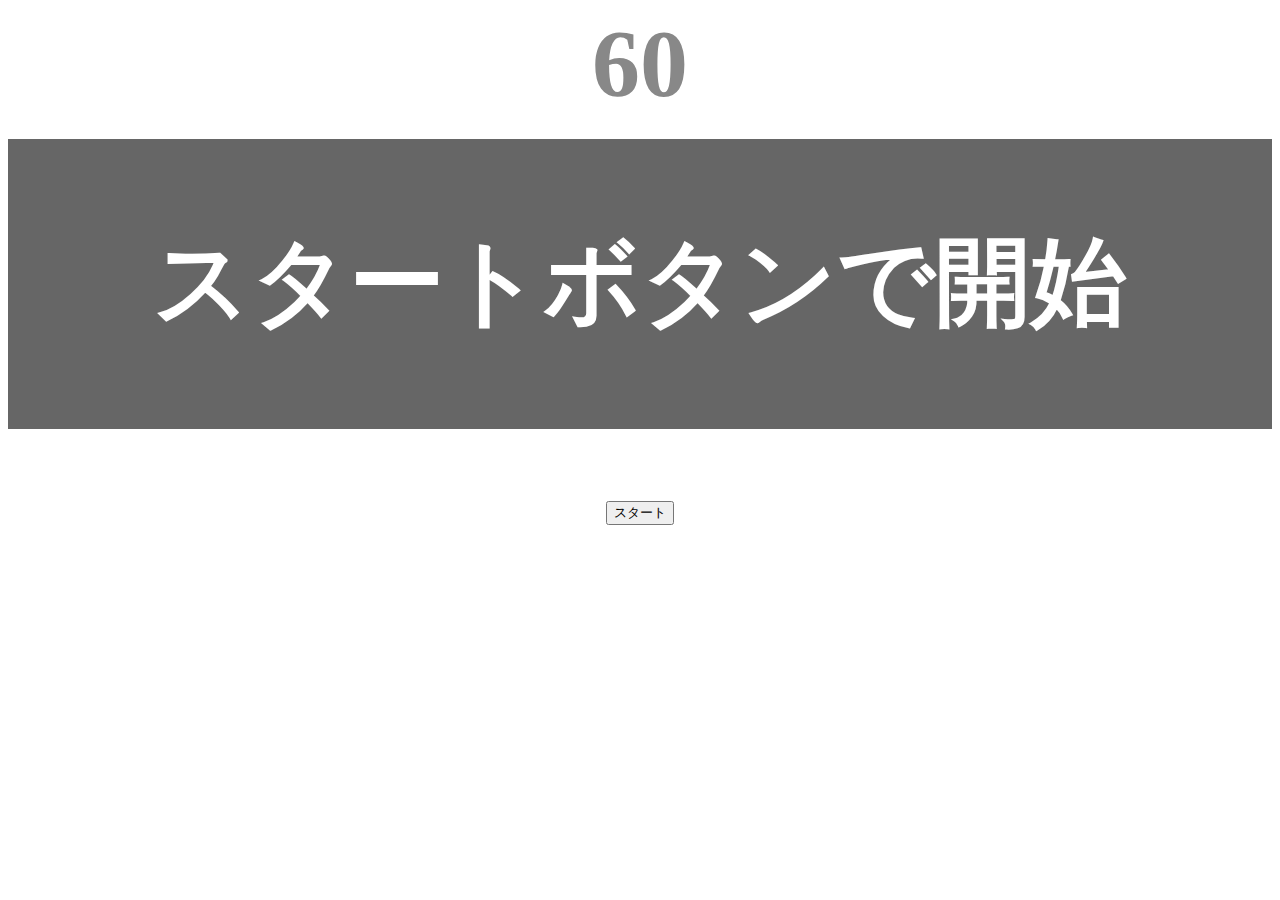
<file: kadai_001/index.html>
<!DOCTYPE html>
<html lang="ja">
<head>
  <title>タイピングゲーム</title>
  <meta charset="UTF-8">
  <meta name="description" content="【JavaScript応用編】簡易的なタイピングゲームです。">
  <meta name="viewport" content="width=device-width, initial-scale=1.0">
  <link rel="stylesheet" href="style.css">
</head>
<body>
    <p id="count" class="count">60</p>
    <div id="wrap" class="wrap">
        <span id="typed" class="typed"></span><span id="untyped"></span>
    </div>
    <button id="start">スタート</button>
    <p id="typescore" class="typescore">0</p>
    <script type="text/javascript" src="main.js"></script>
</body>
</html>
</file>
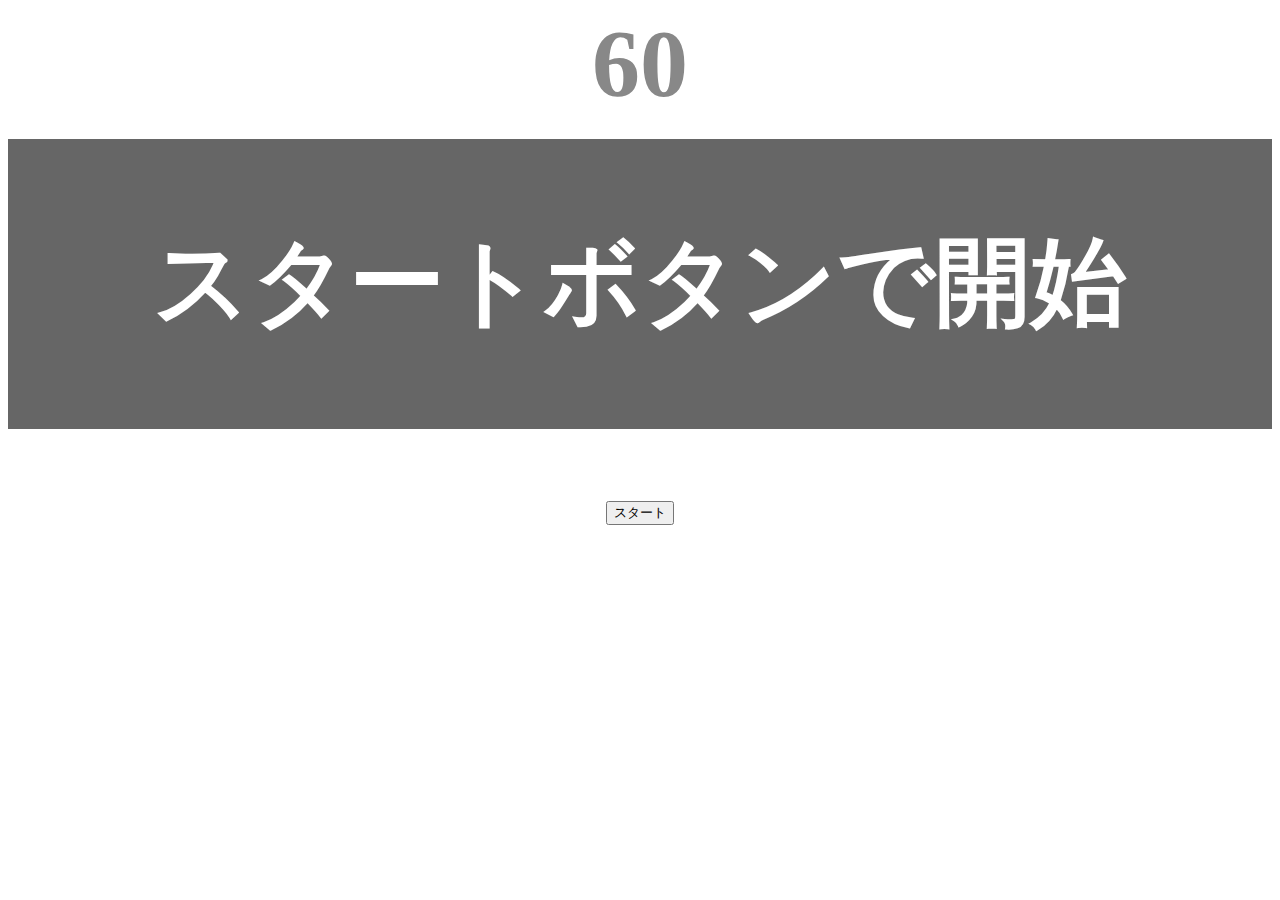
<file: kadai_002/index.html>
<!DOCTYPE html>
<html lang="ja">
<head>
  <title>タイピングゲーム</title>
  <meta charset="UTF-8">
  <meta name="description" content="【JavaScript応用編】簡易的なタイピングゲームです。">
  <meta name="viewport" content="width=device-width, initial-scale=1.0">
  <link rel="stylesheet" href="style.css">
</head>
<body>
    <p id="count" class="count">60</p>
    <div id="wrap" class="wrap">
        <span id="typed" class="typed"></span><span id="untyped"></span>
    </div>
    <button id="start">スタート</button>
    <script type="text/javascript" src="main.js"></script>
</body>
</html>
</file>
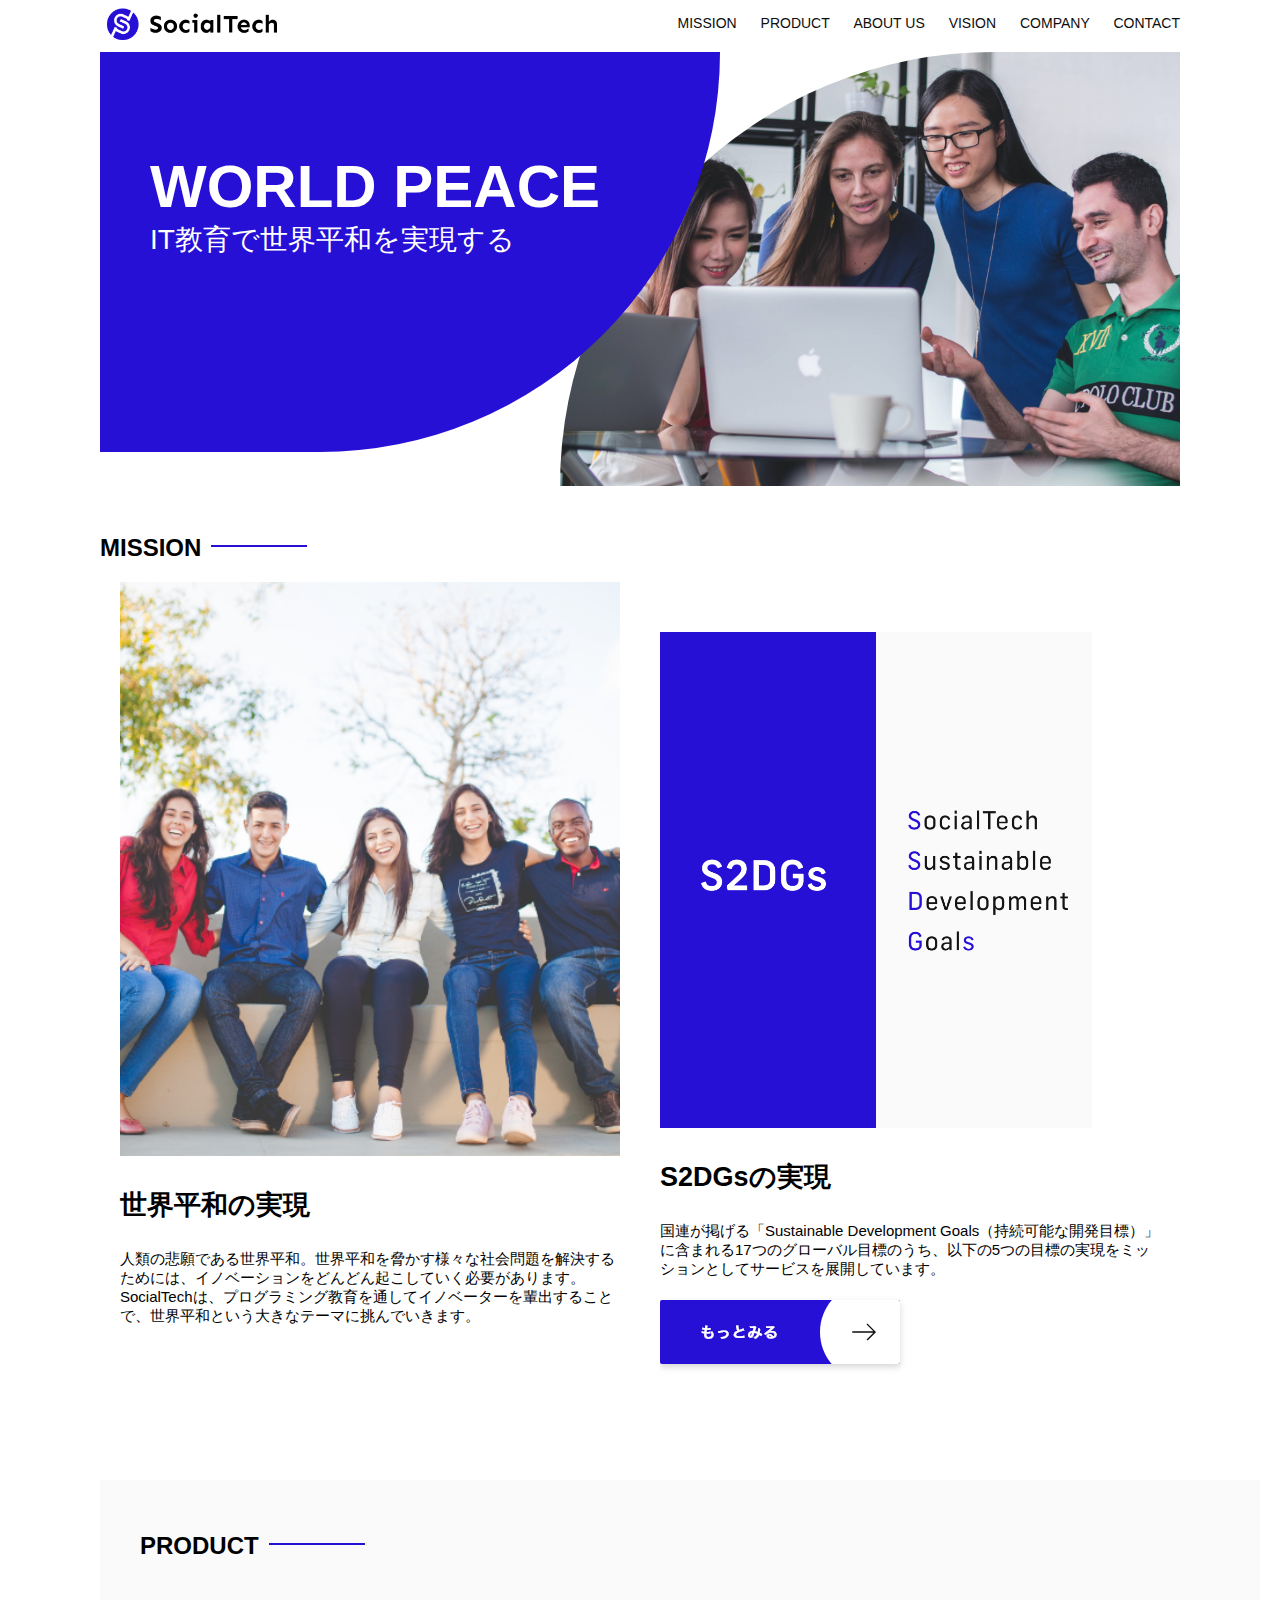
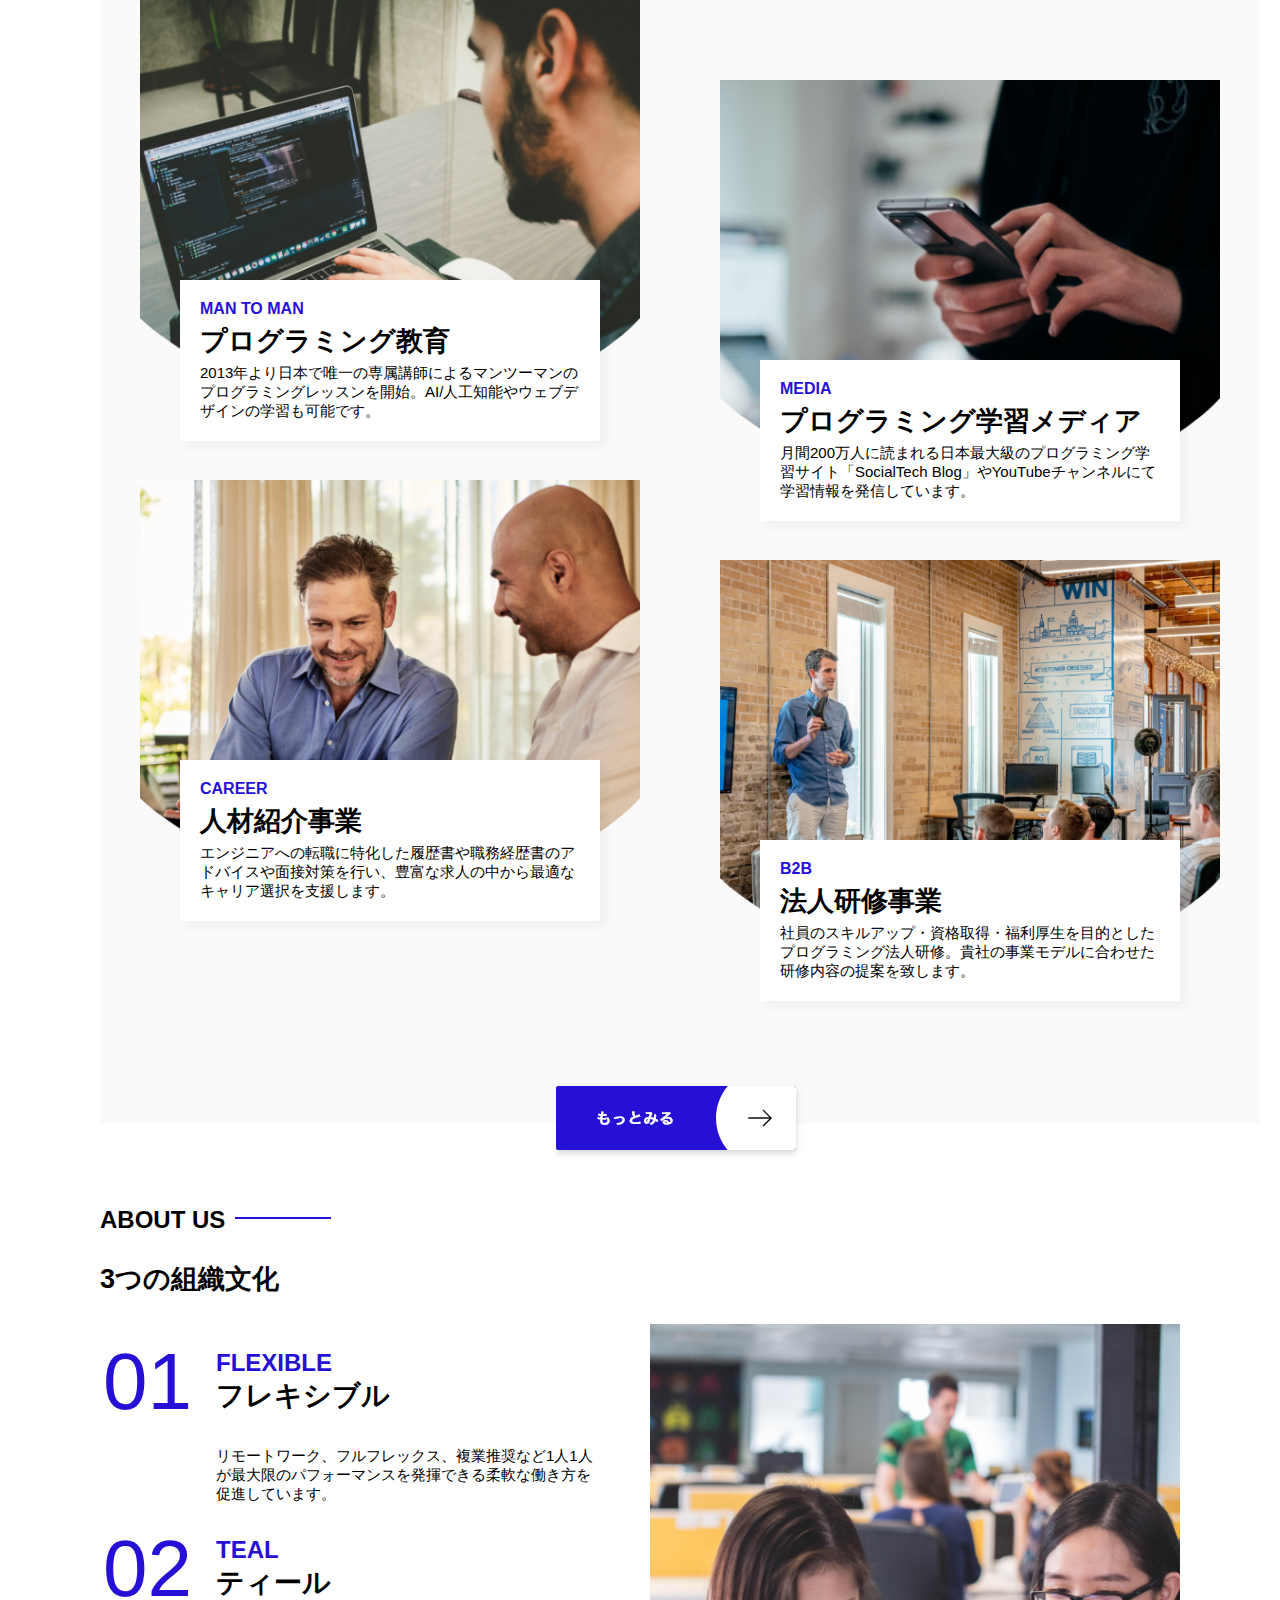
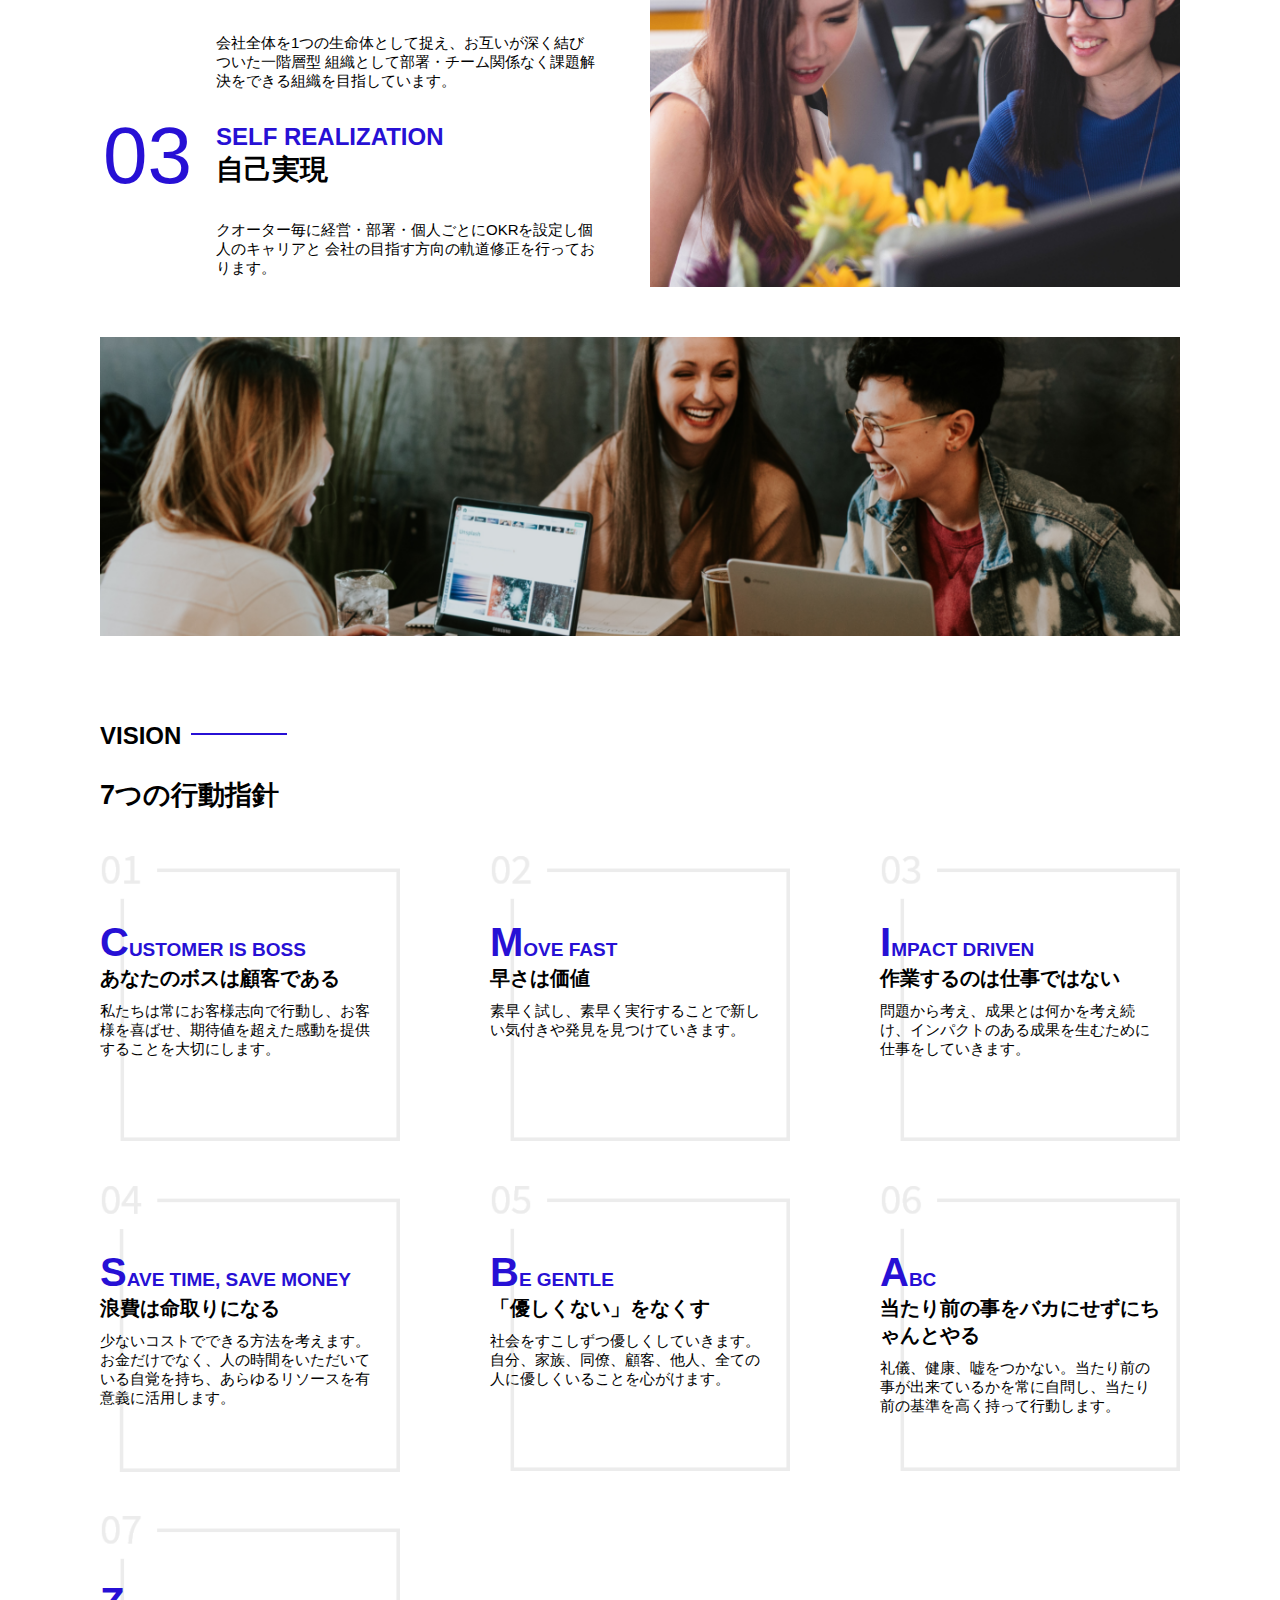
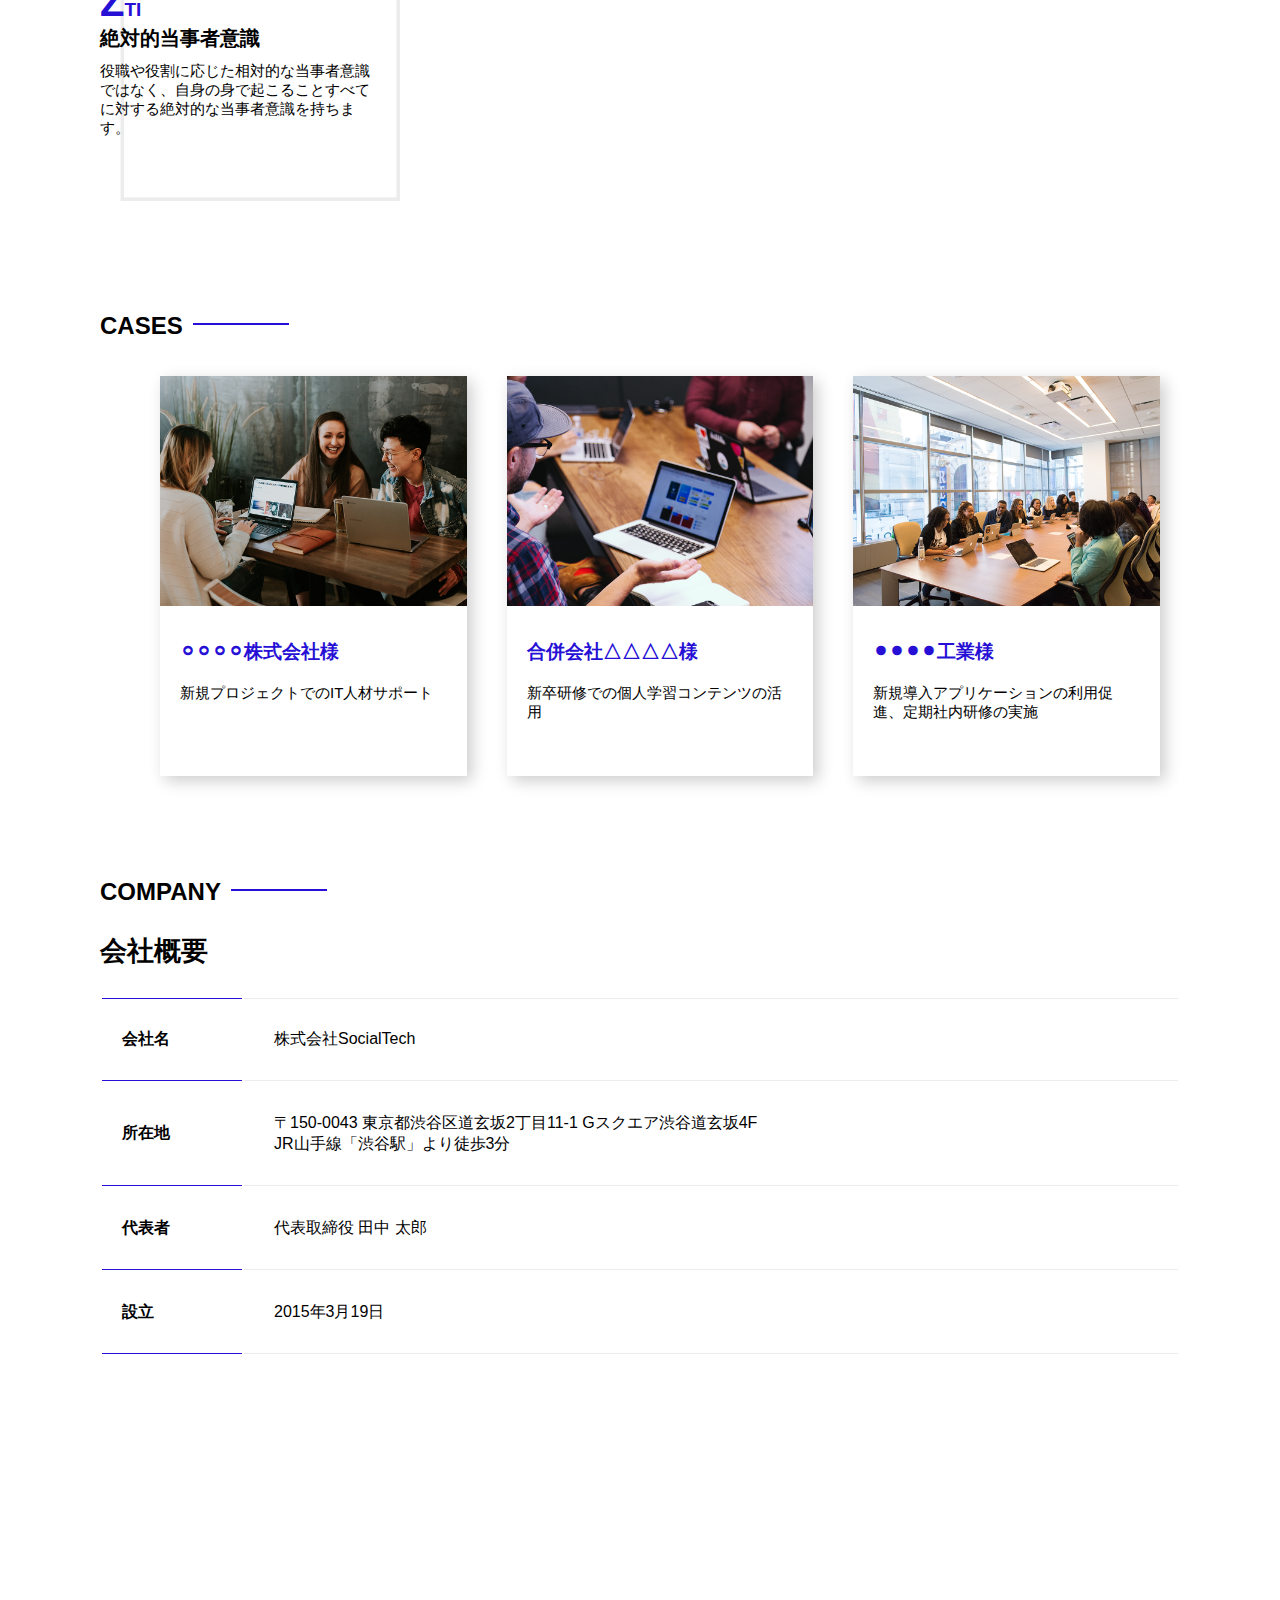
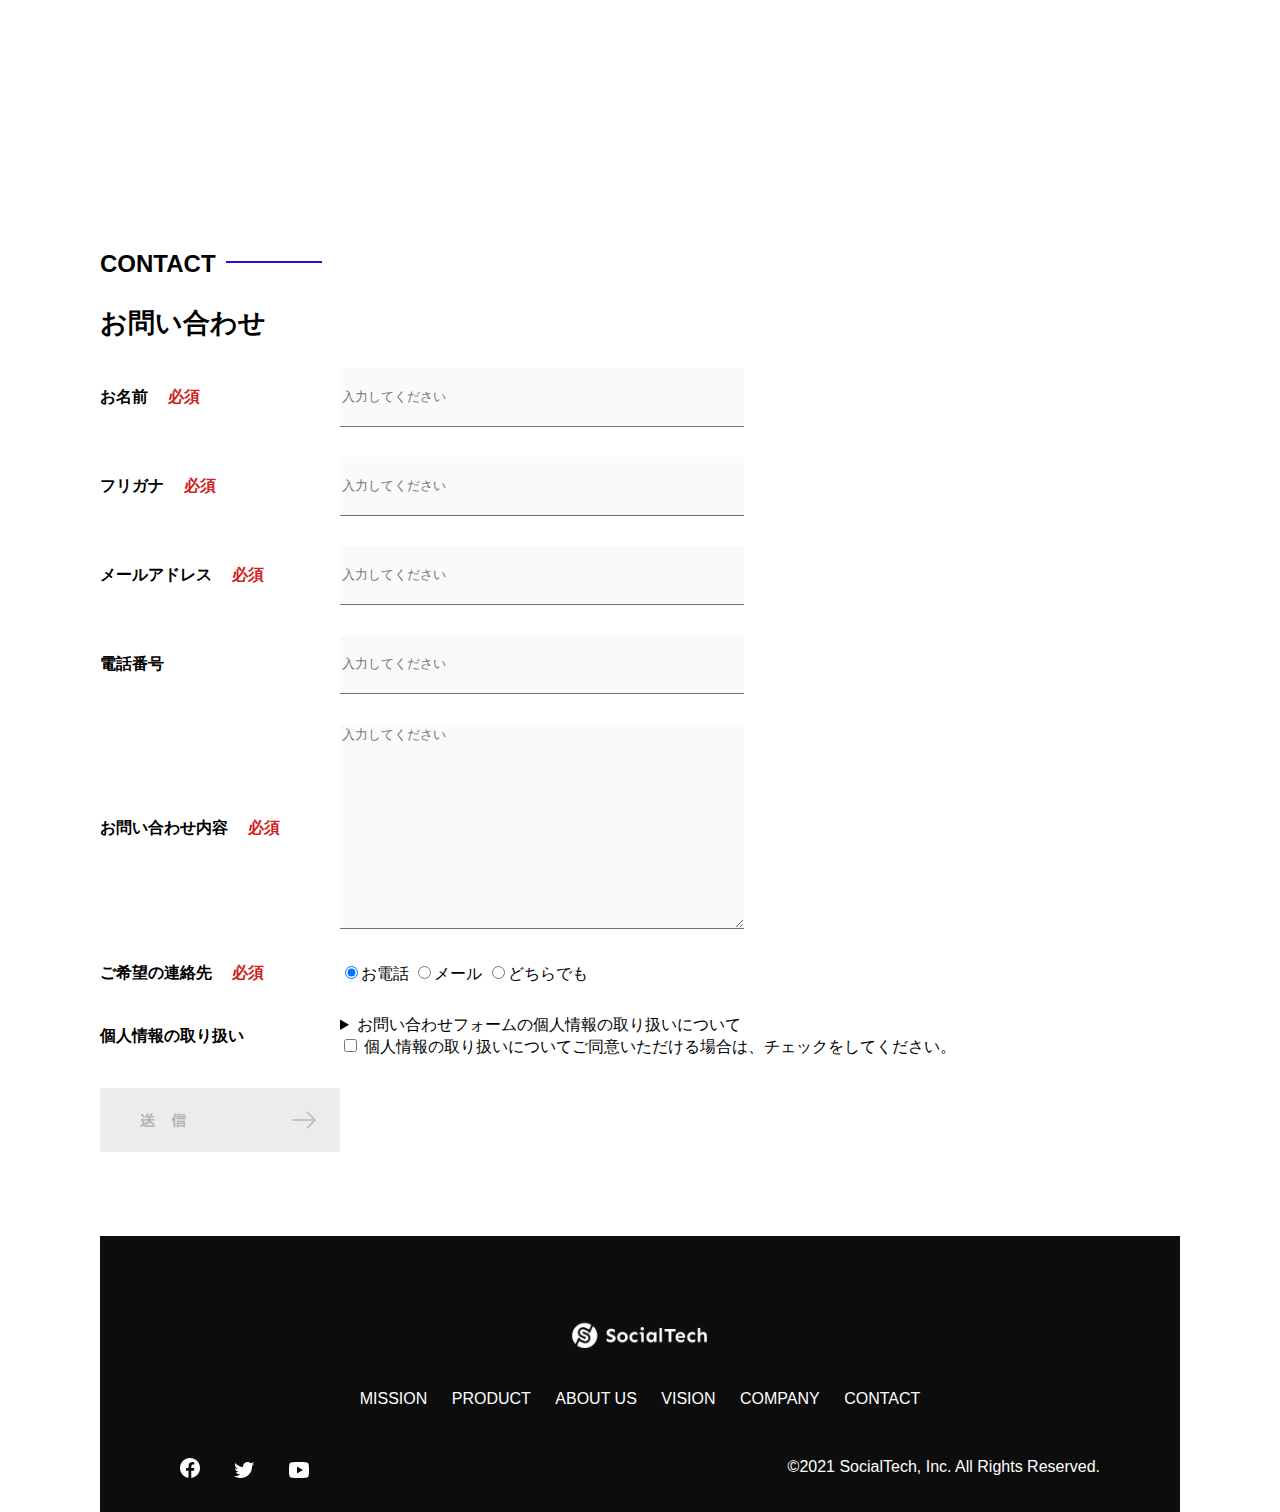
<file: kadai_012/index.html>
<!DOCTYPE html>
<html>
  <head>
    <title>SocialTech</title>
    <meta charset="UTF-8" />
    <meta
      name="description"
      content="SocialTechはEdTech業界のリーディングカンパニーを目指します。"
    />
    <meta name="viewport" content="width=device-width, initial-scale=1.0" />
    <link rel="stylesheet" href="style.css" />
  </head>
  <body>
    <!-- ヘッダー -->
    <header>
      <!-- ロゴ -->
      <a href="index.html" id="logo"
        ><img src="images/logo.png" alt="トップページに戻る"
      /></a>

      <!-- PC用ナビゲーション -->
      <nav id="nav-pc">
        <a href="mission.html">MISSION</a>
        <a href="product.html">PRODUCT</a>
        <a href="index.html#aboutus">ABOUT US</a>
        <a href="index.html#vision">VISION</a>
        <a href="index.html#company">COMPANY</a>
        <a href="index.html#contact">CONTACT</a>
      </nav>
    </header>
    <main>
      <article>
        <!-- メインビジュアル -->
        <section id="main-visual">
          <div id="main-message">
            <h1>WORLD PEACE</h1>
            <p>IT教育で世界平和を実現する</p>
          </div>
          <img
            src="images/index/index-main.png"
            alt="PCの周りに集まる多国籍の仲間たち"
          />
        </section>
        <!--ミッション-->
        <section id="mission">
          <h2 class="index-h2">MISSION</h2>
          <div id="mission-flex">
            <div>
              <img
                id="mission-photo"
                src="images/index/index-mission.png"
                alt="屋外のベンチで写真を撮影する多国籍の仲間たち"
              />
              <h3>世界平和の実現</h3>
              <p>
                人類の悲願である世界平和。世界平和を脅かす様々な社会問題を解決するためには、イノベーションをどんどん起こしていく必要があります。SocialTechは、プログラミング教育を通してイノベーターを輩出することで、世界平和という大きなテーマに挑んでいきます。
              </p>
            </div>
            <div>
              <img id="s2dgs" src="images/index/s2dgs.png" alt="S2DGs" />
              <h3>S2DGsの実現</h3>
              <p>
                国連が掲げる「Sustainable Development
                Goals（持続可能な開発目標）」に含まれる17つのグローバル目標のうち、以下の5つの目標の実現をミッションとしてサービスを展開しています。
              </p>
              <a href="mission.html">
                <img src="images/button-more.png" alt="もっとみる" />
              </a>
            </div>
          </div>
        </section>
        <!-- プロダクト -->
        <section id="product">
          <h2 class="index-h2">PRODUCT</h2>
          <div>
            <div id="product-left">
              <div>
                <img
                  class="product-photo"
                  src="images/index/index-mantoman.png"
                  alt="PCでコードを書く男性"
                />
                <div class="product-explain">
                  <span>MAN TO MAN</span>
                  <h3>プログラミング教育</h3>
                  <p>
                    2013年より日本で唯一の専属講師によるマンツーマンのプログラミングレッスンを開始。AI/人工知能やウェブデザインの学習も可能です。
                  </p>
                </div>
              </div>
              <div>
                <img
                  class="product-photo"
                  src="images/index/index-career.png"
                  alt="笑顔で話し合う2人の男性"
                />
                <div class="product-explain">
                  <span>CAREER</span>
                  <h3>人材紹介事業</h3>
                  <p>
                    エンジニアへの転職に特化した履歴書や職務経歴書のアドバイスや面接対策を行い、豊富な求人の中から最適なキャリア選択を支援します。
                  </p>
                </div>
              </div>
            </div>
            <div id="product-right">
              <div>
                <img
                  class="product-photo"
                  src="images/index/index-media.png"
                  alt="スマートフォンを操作する人"
                />
                <div class="product-explain">
                  <span>MEDIA</span>
                  <h3>プログラミング学習メディア</h3>
                  <p>
                    月間200万人に読まれる日本最大級のプログラミング学習サイト「SocialTech
                    Blog」やYouTubeチャンネルにて学習情報を発信しています。
                  </p>
                </div>
              </div>
              <div>
                <img
                  class="product-photo"
                  src="images/index/index-b2b.png"
                  alt="講演中の男性とそれを聴く人々"
                />
                <div class="product-explain">
                  <span>B2B</span>
                  <h3>法人研修事業</h3>
                  <p>
                    社員のスキルアップ・資格取得・福利厚生を目的としたプログラミング法人研修。貴社の事業モデルに合わせた研修内容の提案を致します。
                  </p>
                </div>
              </div>
            </div>
          </div>
          <div>
            <a id="product-more" href="product.html">
              <img src="images/button-more.png" alt="もっとみる" />
            </a>
          </div>
        </section>
        <!---ABOUT US-->
        <section id="aboutus">
          <h2 class="index-h2">ABOUT US</h2>
          <h3>3つの組織文化</h3>
          <div>
            <table class="culture-table">
              <tr>
                <td>
                  <span class="culture-num">01</span>
                </td>
                <td>
                  <span class="culture-en">FLEXIBLE</span>
                  <span class="culture-jp">フレキシブル</span>
                </td>
              </tr>
              <tr>
                <td>
                  <!--空のセル-->
                </td>
                <td>
                  <p class="culture-description">
                    リモートワーク、フルフレックス、複業推奨など1人1人が最大限のパフォーマンスを発揮できる柔軟な働き方を促進しています。
                  </p>
                </td>
              </tr>
              <tr>
                <td>
                  <span class="culture-num">02</span>
                </td>
                <td>
                  <span class="culture-en">TEAL</span>
                  <span class="culture-jp">ティール</span>
                </td>
              </tr>
              <tr>
                <td>
                  <!--空のセル-->
                </td>
                <td>
                  <p class="culture-description">
                    会社全体を1つの生命体として捉え、お互いが深く結びついた一階層型
                    組織として部署・チーム関係なく課題解決をできる組織を目指しています。
                  </p>
                </td>
              </tr>
              <tr>
                <td>
                  <span class="culture-num">03</span>
                </td>
                <td>
                  <span class="culture-en">SELF REALIZATION</span>
                  <span class="culture-jp">自己実現</span>
                </td>
              </tr>
              <tr>
                <td>
                  <!--空のセル-->
                </td>
                <td>
                  <p class="culture-description">
                    クオーター毎に経営・部署・個人ごとにOKRを設定し個人のキャリアと
                    会社の目指す方向の軌道修正を行っております。
                  </p>
                </td>
              </tr>
            </table>
            <img
              class="culture-img"
              src="images/index/index-aboutus1.png"
              alt="笑顔で話し合う2人の女性"
            />
          </div>
          <img
            class="culture-img2"
            src="images/index/index-aboutus2.png"
            alt="笑顔で話し合う3人の男女"
          />
        </section>
        <!-- VISION -->
        <section id="vision">
          <h2 class="index-h2">VISION</h2>
          <h3>7つの行動指針</h3>
          <div>
            <div class="vision-box">
              <img src="images/index/vision-01.png" alt="01" />
              <span>
                <h4>CUSTOMER IS BOSS</h4>
                <h5>あなたのボスは顧客である</h5>
                <p>
                  私たちは常にお客様志向で行動し、お客様を喜ばせ、期待値を超えた感動を提供することを大切にします。
                </p>
              </span>
            </div>
            <div class="vision-box">
              <img src="images/index/vision-02.png" alt="02" />
              <span>
                <h4>MOVE FAST</h4>
                <h5>早さは価値</h5>
                <p>
                  素早く試し、素早く実行することで新しい気付きや発見を見つけていきます。
                </p>
              </span>
            </div>
            <div class="vision-box">
              <img src="images/index/vision-03.png" alt="03" />
              <span>
                <h4>IMPACT DRIVEN</h4>
                <h5>作業するのは仕事ではない</h5>
                <p>
                  問題から考え、成果とは何かを考え続け、インパクトのある成果を生むために仕事をしていきます。
                </p>
              </span>
            </div>
            <div class="vision-box">
              <img src="images/index/vision-04.png" alt="04" />
              <span>
                <h4>SAVE TIME, SAVE MONEY</h4>
                <h5>浪費は命取りになる</h5>
                <p>
                  少ないコストでできる方法を考えます。お金だけでなく、人の時間をいただいている自覚を持ち、あらゆるリソースを有意義に活用します。
                </p>
              </span>
            </div>
            <div class="vision-box">
              <img src="images/index/vision-05.png" alt="05" />
              <span>
                <h4>BE GENTLE</h4>
                <h5>「優しくない」をなくす</h5>
                <p>
                  社会をすこしずつ優しくしていきます。自分、家族、同僚、顧客、他人、全ての人に優しくいることを心がけます。
                </p>
              </span>
            </div>
            <div class="vision-box">
              <img src="images/index/vision-06.png" alt="06" />
              <span>
                <h4>ABC</h4>
                <h5>当たり前の事をバカにせずにちゃんとやる</h5>
                <p>
                  礼儀、健康、嘘をつかない。当たり前の事が出来ているかを常に自問し、当たり前の基準を高く持って行動します。
                </p>
              </span>
            </div>
            <div class="vision-box">
              <img src="images/index/vision-07.png" alt="07" />
              <span>
                <h4>ZTI</h4>
                <h5>絶対的当事者意識</h5>
                <p>
                  役職や役割に応じた相対的な当事者意識ではなく、自身の身で起こることすべてに対する絶対的な当事者意識を持ちます。
                </p>
              </span>
            </div>
          </div>
        </section>
        <!-- CASES -->
        <section id="cases">
          <h2 class="index-h2">CASES</h2>
          <ul>
            <li class="case-card">
              <img class="case-img" src="images/index/case-1.png" alt="仲良く語り合う3人">
              <div class="case-info">
                <h3 class="case-name">⚪︎⚪︎⚪︎⚪︎株式会社様</h3>
                <p case-content>新規プロジェクトでのIT人材サポート</p>
              </div>
            </li>
            <li class="case-card">
              <img class="case-img" src="images/index/case-2.png" alt="PCでコンテンツを見る">
              <div class="case-info">
                <h3 class="case-name">合併会社△△△△様</h3>
                <p case-content>新卒研修での個人学習コンテンツの活用</p>
              </div>
            </li>
            <li class="case-card">
              <img class="case-img" src="images/index/case-3.png" alt="社内研修中の会議室">
              <div class="case-info">
                <h3 class="case-name">⚫︎⚫︎⚫︎⚫︎工業様</h3>
                <p case-content>新規導入アプリケーションの利用促進、定期社内研修の実施</p>
              </div>
            </li>
          </ul>
        </section>
        <!-- COMPANY -->
        <section id="company">
          <h2 class="index-h2">COMPANY</h2>
          <h3>会社概要</h3>
          <table id="company-table">
            <tr>
              <th class="tableheader-first">会社名</th>
              <td class="cell-first">株式会社SocialTech</td>
            </tr>
            <tr>
              <th class="tableheader">所在地</th>
              <td class="cell">
                〒150-0043 東京都渋谷区道玄坂2丁目11-1 Gスクエア渋谷道玄坂4F<br />JR山手線「渋谷駅」より徒歩3分
              </td>
            </tr>
            <tr>
              <th class="tableheader">代表者</th>
              <td class="cell">代表取締役 田中 太郎</td>
            </tr>
            <tr>
              <th class="tableheader">設立</th>
              <td class="cell">2015年3月19日</td>
            </tr>
          </table>
          <iframe
            src="https://www.google.com/maps/embed?pb=!1m18!1m12!1m3!1d3241.7759544892483!2d139.69399665123464!3d35.65789123876098!2m3!1f0!2f0!3f0!3m2!1i1024!2i768!4f13.1!3m3!1m2!1s0x60188caa0042e8d1%3A0xba130bea826a7aa2!2z44CSMTUwLTAwNDMg5p2x5Lqs6YO95riL6LC35Yy66YGT546E5Z2C77yS5LiB55uu77yR77yR4oiS77yR!5e0!3m2!1sja!2sjp!4v1636872991912!5m2!1sja!2sjp"
            style="border: 0"
            allowfullscreen=""
            loading="lazy"
          >
          </iframe>
        </section>
        <!-- お問い合わせフォーム -->
        <section id="contact">
          <h2 class="index-h2">CONTACT</h2>
          <h3>お問い合わせ</h3>
          <form>
            <div>
              <div class="contact-heading">
                <label class="contact-label"
                  >お名前<span class="contact-span">必須</span></label
                >
              </div>
              <div class="contact-form">
                <input
                  type="text"
                  name="name"
                  placeholder="入力してください"
                  class="contact-textbox"
                />
              </div>
            </div>
            <div>
              <div class="contact-heading">
                <label class="contact-label"
                  >フリガナ<span class="contact-span">必須</span></label
                >
              </div>
              <div>
                <input
                  type="text"
                  name="hurigana"
                  placeholder="入力してください"
                  class="contact-textbox"
                />
              </div>
            </div>
            <div>
              <div class="contact-heading">
                <label class="contact-label"
                  >メールアドレス<span class="contact-span">必須</span></label
                >
              </div>
              <div>
                <input
                  type="text"
                  name="email"
                  placeholder="入力してください"
                  class="contact-textbox"
                />
              </div>
            </div>
            <div>
              <div class="contact-heading">
                <label class="contact-label">電話番号</label>
              </div>
              <div>
                <input
                  type="text"
                  name="tel"
                  placeholder="入力してください"
                  class="contact-textbox"
                />
              </div>
            </div>
            <div>
              <div class="contact-heading">
                <label class="contact-label"
                  >お問い合わせ内容<span class="contact-span">必須</span></label
                >
              </div>
              <div>
                <textarea
                  class="contact-textarea"
                  placeholder="入力してください"
                  name="message"
                ></textarea>
              </div>
            </div>
            <div>
              <div class="contact-heading">
                <label class="contact-label"
                  >ご希望の連絡先<span class="contact-span">必須</span></label
                >
              </div>
              <div>
                <input
                  class="radiobutton"
                  type="radio"
                  value="tel"
                  name="contact"
                  checked
                /><label>お電話</label>
                <input
                  class="radiobutton"
                  type="radio"
                  value="mail"
                  name="contact"
                /><label>メール</label>
                <input
                  class="radiobutton"
                  type="radio"
                  value="both"
                  name="contact"
                /><label>どちらでも</label>
              </div>
            </div>
            <div>
              <div class="contact-heading">
                <label class="contact-label">個人情報の取り扱い</label>
              </div>
              <div>
                <details>
                  <summary>
                    お問い合わせフォームの個人情報の取り扱いについて
                  </summary>
                  <div>
                    <span>１．組織の名称又は氏名</span><br />
                    株式会社SocialTech<br /><br />
                    <span
                      >２．個人情報保護管理者（若しくはその代理人）の氏名又は職名、所属及び連絡先
                      鈴木 一郎 コーポレート部</span
                    ><br />
                    メールアドレス：support@socialtech.net<br />
                    TEL：03-xxxx-xxxx<br />
                    <span>３．個人情報の利用目的</span><br />
                    ・本サービス及び本サービスに関連する情報の提供又はそれらに関する連絡のため<br />
                    ・ユーザーの本人確認のため<br />
                    ・当社サービスのご案内のため<br />
                    ・当社の商品等の広告または宣伝（電子メールによるものを含むものとします。）<br /><br />
                    <span>４．個人情報の取り扱い業務の委託</span><br />
                    個人情報の取扱業務の全部または一部を外部に業務委託する場合があります。<br />
                    その際、弊社は、個人情報を適切に保護できる管理体制を敷き実行していることを条件として<br />
                    委託先を厳選したうえで、機密保持契約を委託先と締結し、お客様の個人情報を厳密に管理させます。<br /><br />
                    <span>５．個人情報の開示等の請求</span><br />
                    お客様は、弊社に対してご自身の個人情報の開示等（利用目的の通知、開示、内容の訂正・追加・削除、利用の停止または消去、第三者への提供の停止）に関して、当社問合わせ窓口に申し出ることができます。<br />
                    その際、弊社はお客様ご本人を確認させていただいたうえで、合理的な期間内に対応いたします。<br /><br />
                    なお、個人情報に関する弊社問合わせ先は、次の通りです。<br /><br />
                    株式会社SocialTech　個人情報問合せ窓口<br />
                    〒150-0043　東京都渋谷区道玄坂2丁目11-1 Ｇスクエア渋谷道玄坂
                    4F<br />
                    メールアドレス：support@socialtech.net　TEL：03-xxxx-xxxx<br /><br />
                    <span>６．個人情報を提供されることの任意性について</span
                    ><br /><br />
                    お客様がご自身の個人情報を弊社に提供されるか否かは、お客様のご判断によりますが、もしご提供されない場合には、適切なサービスが提供できない場合がありますので予めご了承ください。
                  </div>
                </details>
                <input type="checkbox" name="agree" />
                <span
                  >個人情報の取り扱いについてご同意いただける場合は、チェックをしてください。</span
                >
              </div>
            </div>
            <input
              type="image"
              value="Submit"
              src="images/button-submit.png"
              alt="送信する"
            />
          </form>
        </section>
      </article>
      <footer>
        <div id="footer-logo">
          <img src="images/logo-sp.png" alt="SocialTech" />
        </div>
        <div id="footer-link">
          <a href="mission.html">MISSION</a>
          <a href="product.html">PRODUCT</a>
          <a href="index.html#aboutus">ABOUT US</a>
          <a href="index.html#vision">VISION</a>
          <a href="index.html#company">COMPANY</a>
          <a href="index.html#contact">CONTACT</a>
        </div>
        <div id="sns-footer">
          <a href="https://www.facebook.com/sejuku2013"
            ><img src="images/button-facebook.png" alt="Facebookのリンク"
          /></a>
          <a href="https://twitter.com/samuraijuku"
            ><img src="images/button-twitter.png" alt="Twitterのリンク"
          /></a>
          <a href="https://www.youtube.com/channel/UCCFOQO5aDK0xXam4cUQXT8g"
            ><img src="images/button-youtube.png" alt="YouTubeのリンク"
          /></a>
          <span id="copyright"
            >&copy;2021 SocialTech, Inc. All Rights Reserved.
          </span>
        </div>
      </footer>
    </main>
  </body>
</html>
</file>
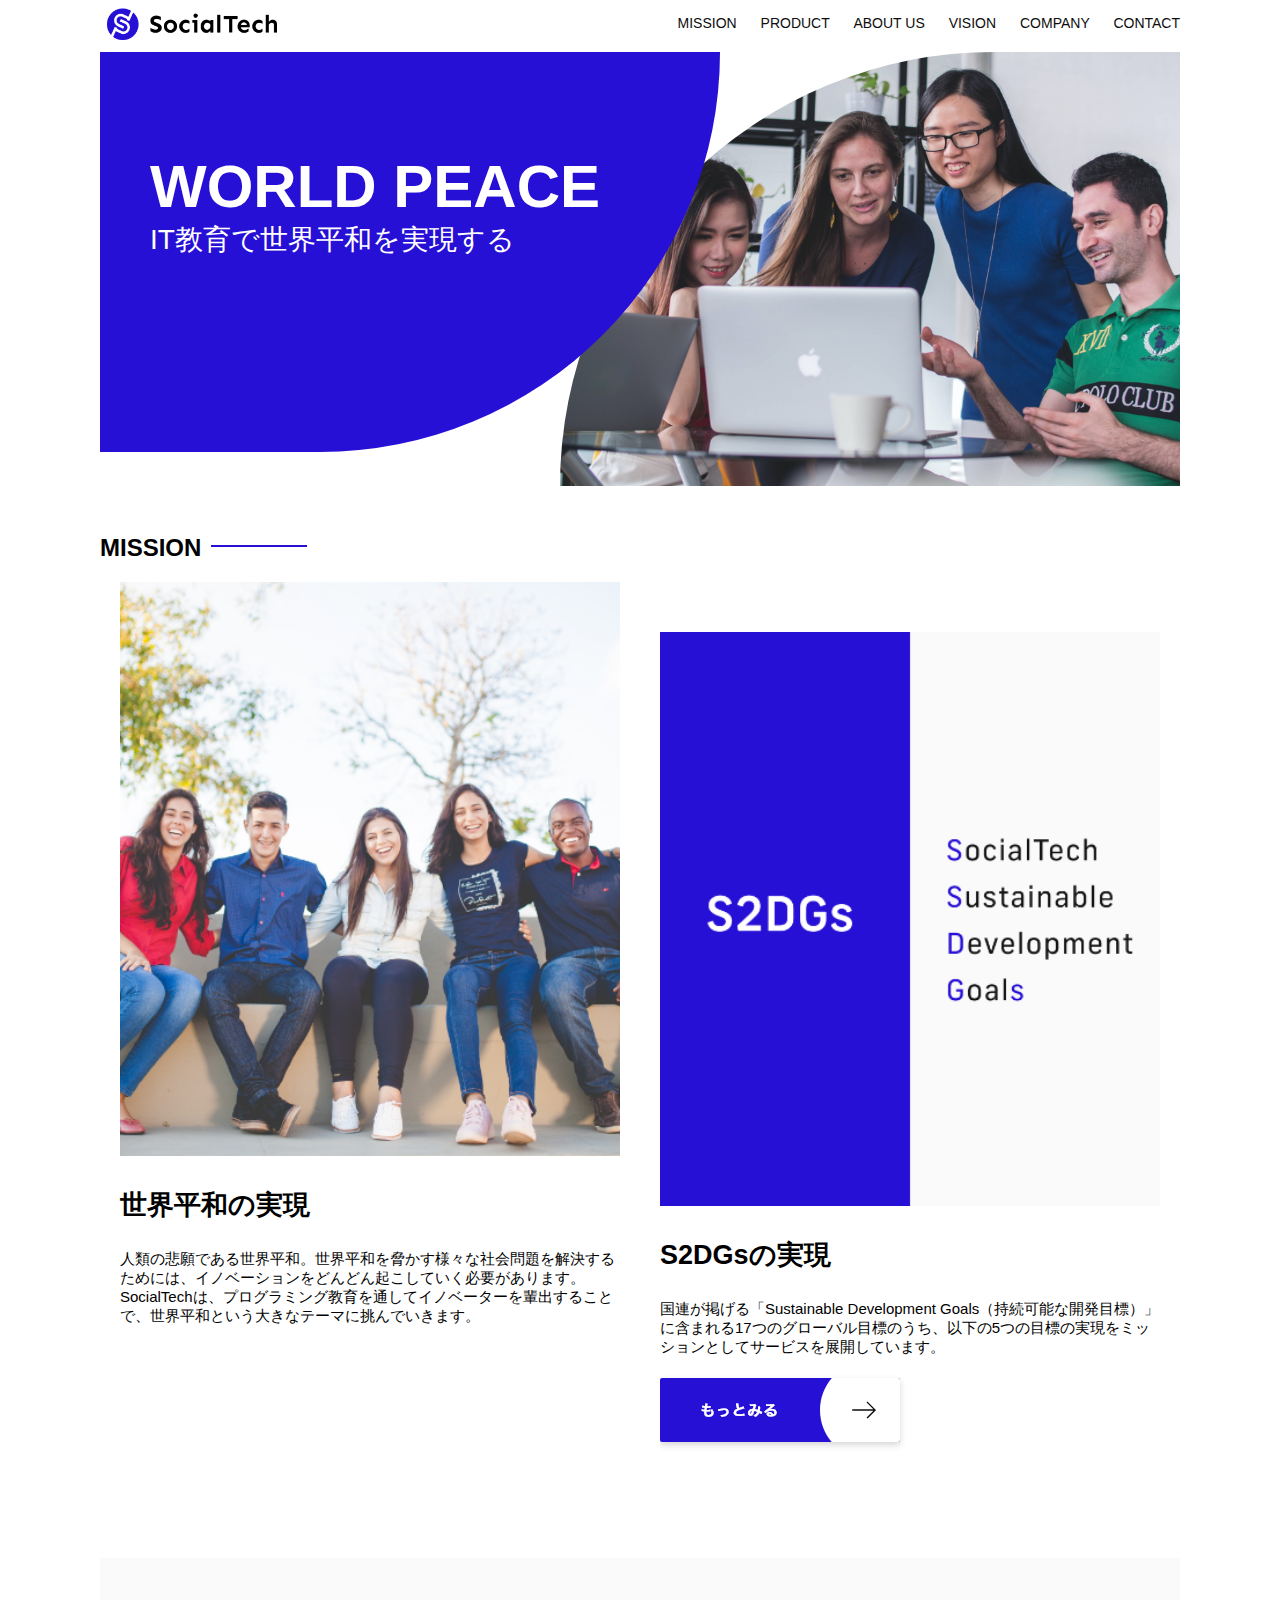
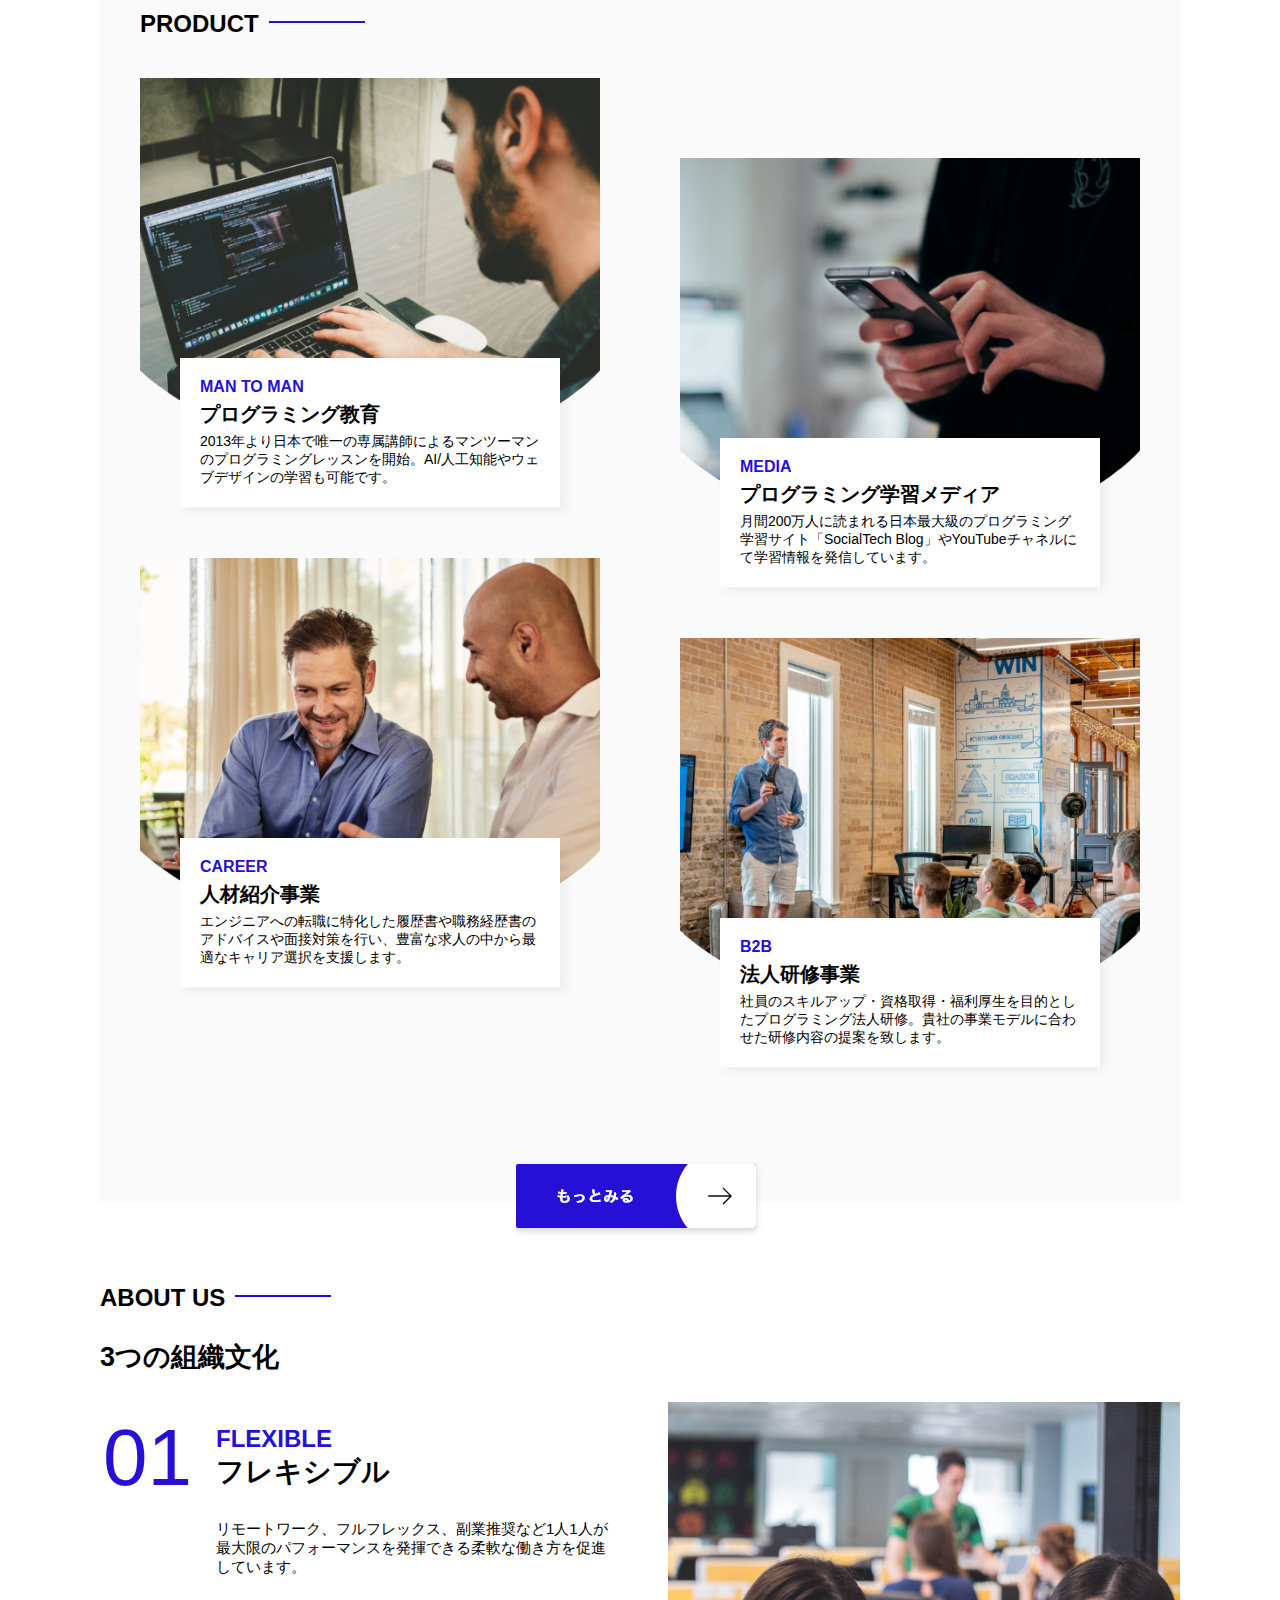
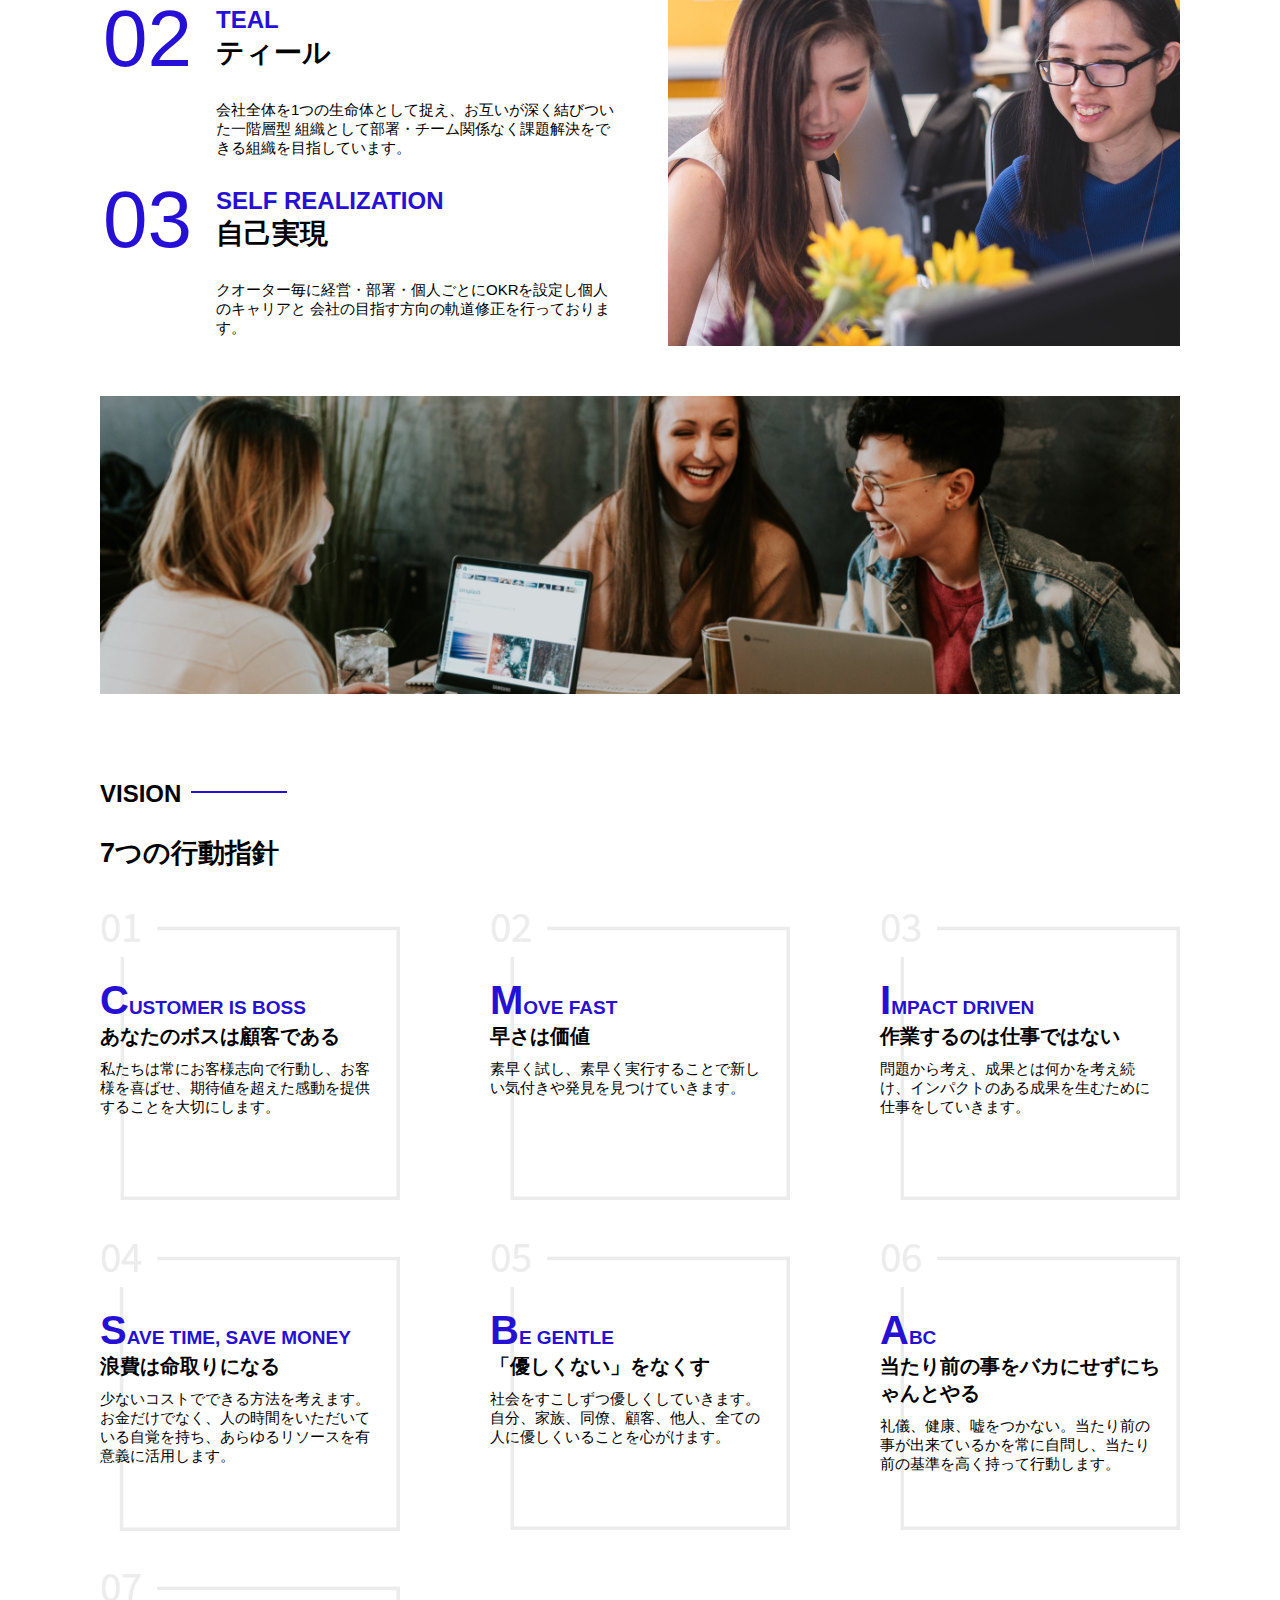
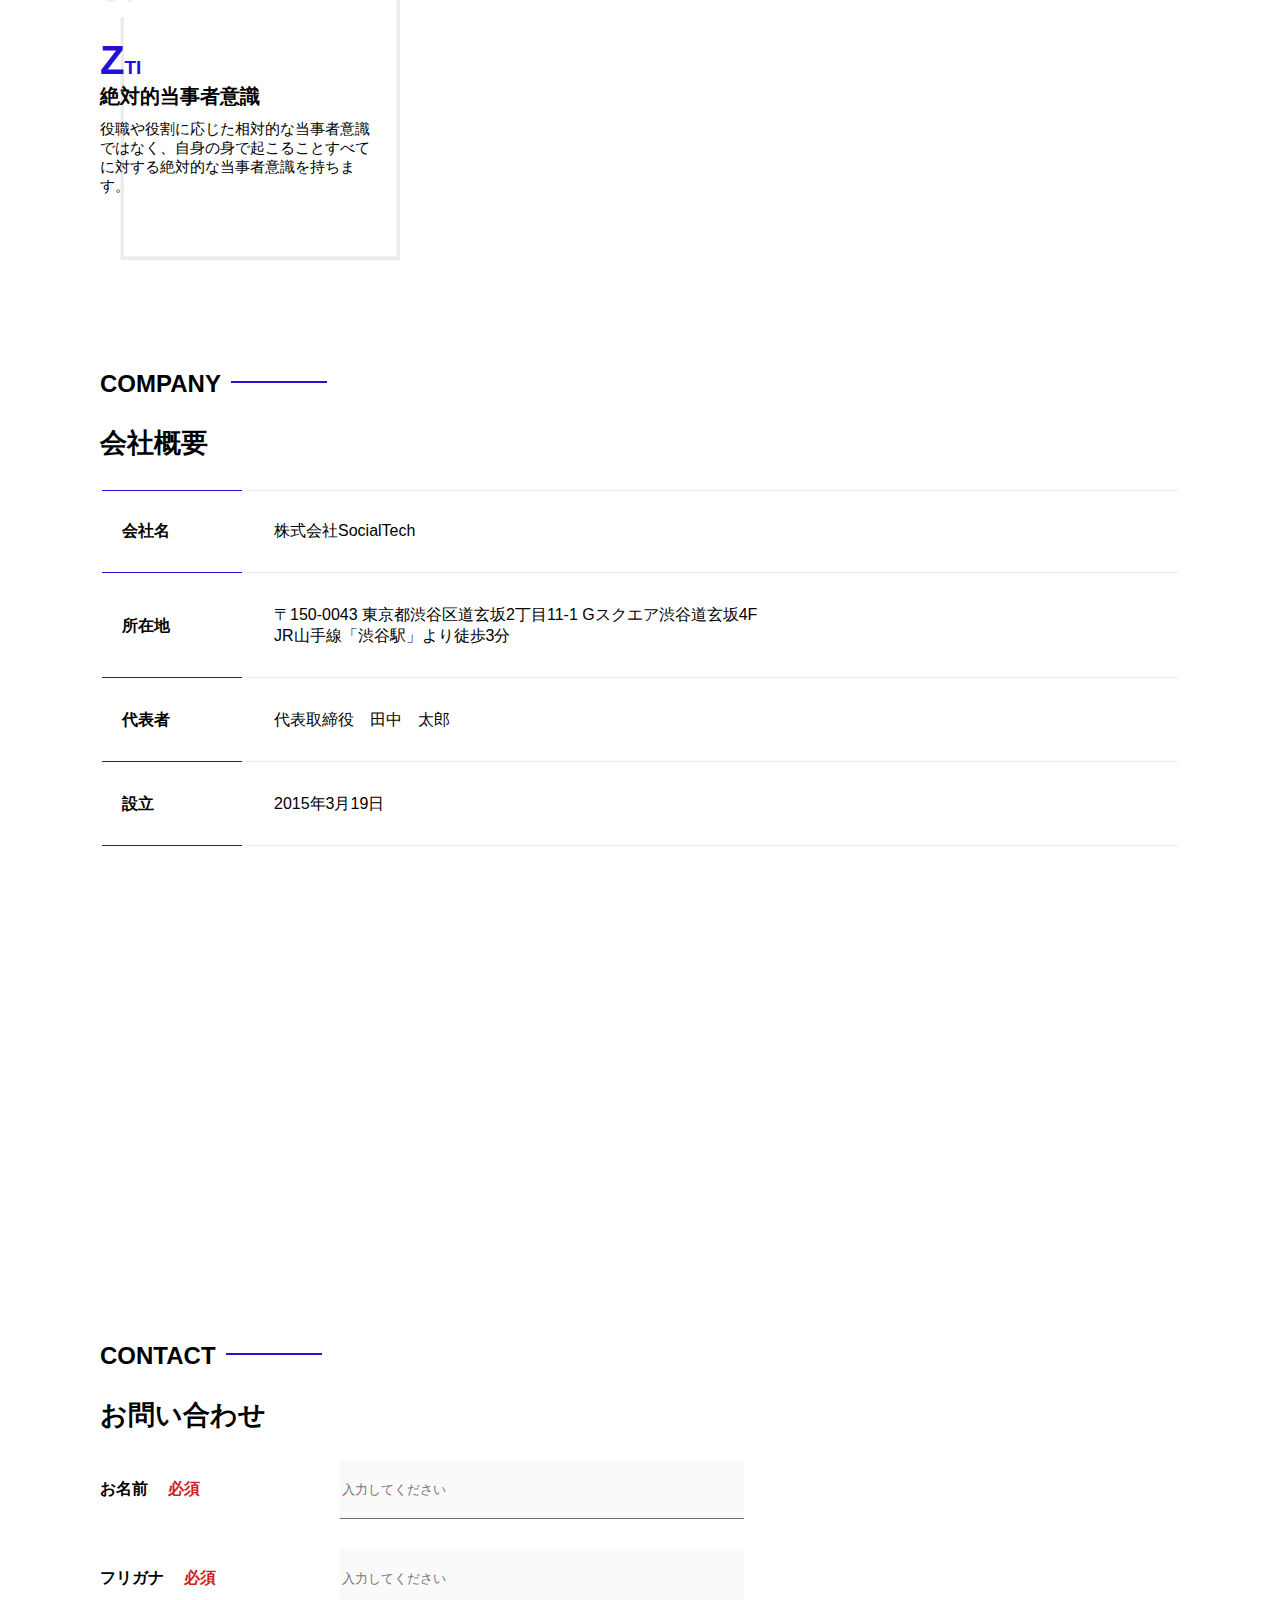
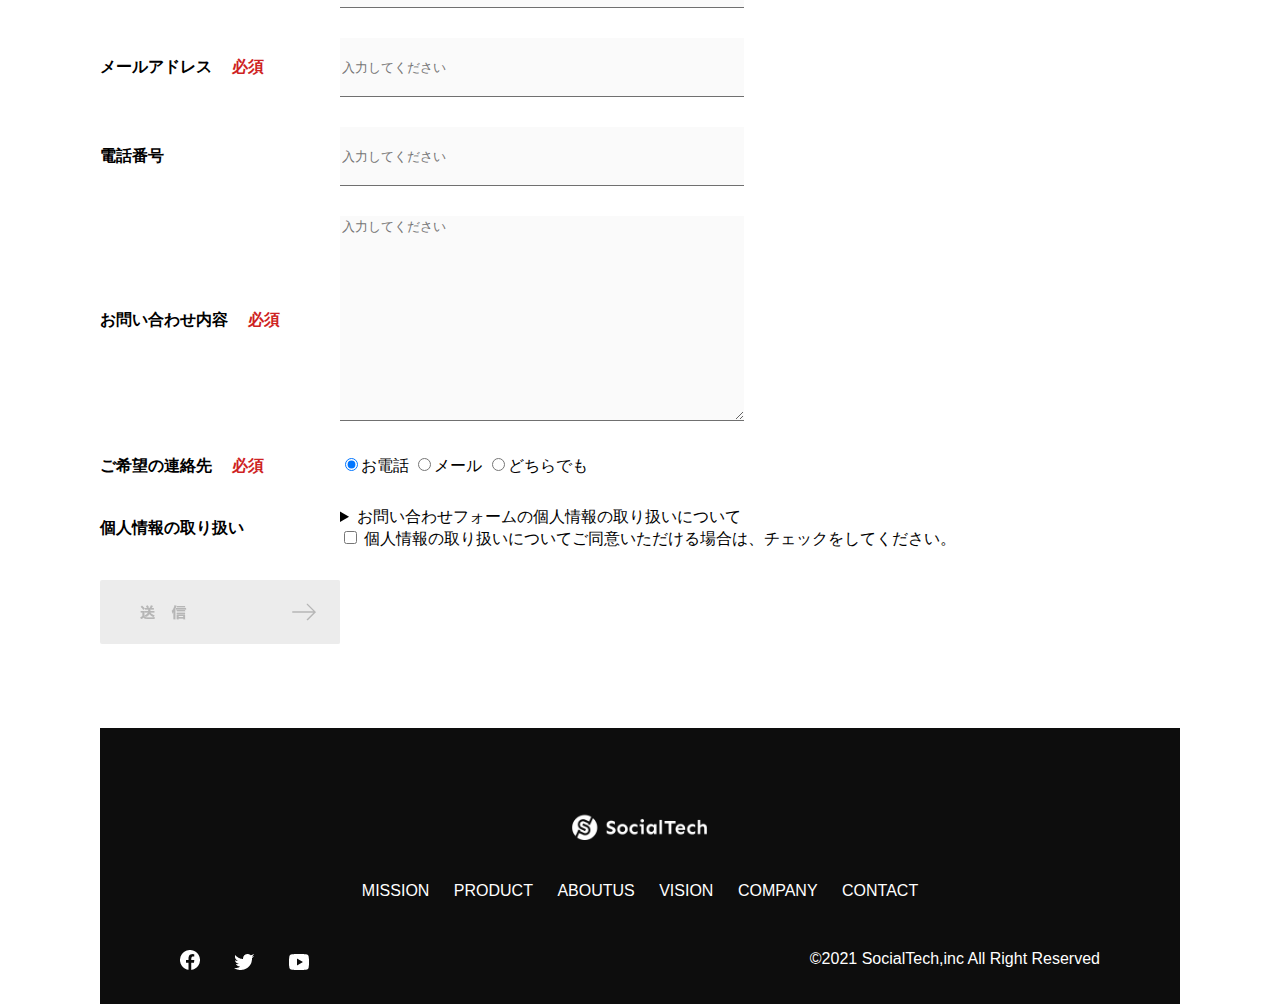
<file: kadai_tutorial_output/index.html>
<!DOCTYPE html>
<html>
    <head>
        <title>SocialTech</title>
        <meta charset="UTF-8">
        <meta name="description" content="SocialTechはEdTech業界のリーディングカンパニーを目指します。">
        <meta name="viewport" content="width=device-width, initial-scale=1.0">
        <link rel="stylesheet" href="style.css">
    </head>
    <body>
        <!-- ヘッダー -->
        <header>
            <!-- ロゴ -->
            <a href="index.html" id="logo"><img src="images/logo.png" alt="トップページに戻る"></a>

            <!-- PC用ナビゲーション -->
            <nav id="nav-pc">
                <a href="mission.html">MISSION</a>
                <a href="product.html">PRODUCT</a>
                <a href="index.html#aboutus">ABOUT US</a>
                <a href="index.html#vision">VISION</a>
                <a href="index.html#company">COMPANY</a>
                <a href="index.html#contact">CONTACT</a>
            </nav>
            <!-- スマホ用メニューボタン -->
            <img id="menu-sp" src="images/button-menu.png" alt="ナビゲーションを開く" onclick="document.getElementById('nav-sp').style.display = 'block'">

            <!-- スマホ用ナビゲーション -->
            <nav id="nav-sp">
                <img id="close" src="images/button-close.png" alt="ナビゲーションを閉じる" onclick="document.getElementById('nav-sp').style.display = 'none'">
                <a id="logo-sp" href="index.html" onclick="document.getElementById('nav-sp').style.display = 'none'"><img
                    src="images/logo-sp.png" alt="トップページに戻る"></a>
                <a class="menu" href="mission.html" onclick="document.getElementById('nav-sp').style.display = 'none'">MISSION</a>
                <a class="menu" href="product.html" onclick="document.getElementById('nav-sp').style.display = 'none'">PRODUCT</a>
                <a class="menu" href="index.html#aboutus" onclick="document.getElementById('nav-sp').style.display = 'none'">ABOUT
                    US</a>
                <a class="menu" href="index.html#vision"
                    onclick="document.getElementById('nav-sp').style.display = 'none'">VISION</a>
                <a class="menu" href="index.html#company"
                    onclick="document.getElementById('nav-sp').style.display = 'none'">COMPANY</a>
                <a class="menu" href="index.html#contact"
                    onclick="document.getElementById('nav-sp').style.display = 'none'">CONTACT</a>
                <div id="sns">
                    <a href="https://www.facebook.com/sejuku2013"><img src="images/button-facebook.png" alt="Facebookのリンク"></a>
                    <a href="https://twitter.com/samuraijuku"><img src="images/button-twitter.png" alt="Twitterのリンク"></a>
                    <a href="https://www.youtube.com/channel/UCCFOQO5aDK0xXam4cUQXT8g"><img src="images/button-youtube.png" alt="YouTubeのリンク"></a>
                </div>
            </nav>
        </header>
        <main>
            <article>
                <!-- メインビジュアル -->
                <section id="main-visual">
                    <div id="main-message">
                        <h1>WORLD PEACE</h1>
                        <p>IT教育で世界平和を実現する</p>
                    </div>
                    <img src="images/index/index-main.png" alt="PCの周りに集まる多国籍の仲間たち">
                </section>
                <!-- ミッション -->
                <section id="mission">
                    <h2 class="index-h2">MISSION</h2>
                    <div id="mission-flex">
                        <div>
                            <img id="mission-photo" src="images/index/index-mission.png" alt="屋外のベンチで写真を撮影する多国籍の仲間たち">
                            <h3>世界平和の実現</h3>
                            <p>
                                人類の悲願である世界平和。世界平和を脅かす様々な社会問題を解決するためには、イノベーションをどんどん起こしていく必要があります。SocialTechは、プログラミング教育を通してイノベーターを輩出することで、世界平和という大きなテーマに挑んでいきます。
                            </p>
                        </div>
                        <div>
                            <img id="s2dgs" src="images/index/s2dgs.png" alt="S2DGs">
                            <h3>S2DGsの実現</h3>
                            <p>国連が掲げる「Sustainable Development Goals（持続可能な開発目標）」に含まれる17つのグローバル目標のうち、以下の5つの目標の実現をミッションとしてサービスを展開しています。</p>
                            <a href="mission.html">
                                <img src="images/button-more.png" alt="もっとみる">
                            </a>
                        </div>
                    </div>
                </section>
                <!-- プロダクト -->
                <section id="product">
                    <h2 class="index-h2">PRODUCT</h2>
                    <div>
                        <div id="product-left">
                            <div>
                                <img class="product-photo" src="images/index/index-mantoman.png" alt="PCでコードを書く男性">
                                <div class="product-explain">
                                    <span>MAN TO MAN</span>
                                    <h3>プログラミング教育</h3>
                                    <p>2013年より日本で唯一の専属講師によるマンツーマンのプログラミングレッスンを開始。AI/人工知能やウェブデザインの学習も可能です。</p>                                    
                                </div>
                            </div>
                            <div>
                                <img class="product-photo" src="images/index/index-career.png" alt="笑顔で話し合う2人の男性">
                                <div class="product-explain">
                                    <span>CAREER</span>
                                    <h3>人材紹介事業</h3>
                                    <p>エンジニアへの転職に特化した履歴書や職務経歴書のアドバイスや面接対策を行い、豊富な求人の中から最適なキャリア選択を支援します。</p>
                                </div>
                            </div>
                        </div>
                        <div id="product-right">
                            <div>
                                <img class="product-photo" src="images/index/index-media.png" alt="スマートフォンを操作する人">
                                <div class="product-explain">
                                    <span>MEDIA</span>
                                    <h3>プログラミング学習メディア</h3>
                                    <p>月間200万人に読まれる日本最大級のプログラミング学習サイト「SocialTech Blog」やYouTubeチャネルにて学習情報を発信しています。</p>
                                </div>
                            </div>
                            <div>
                                <img class="product-photo" src="images/index/index-b2b.png" alt="講演中の男性とそれを聴く人々">
                                <div class="product-explain">
                                    <span>B2B</span>
                                    <h3>法人研修事業</h3>
                                    <p>社員のスキルアップ・資格取得・福利厚生を目的としたプログラミング法人研修。貴社の事業モデルに合わせた研修内容の提案を致します。</p>
                                </div>
                            </div>
                        </div>
                    </div>
                    <div>
                        <a id="product-more" href="product.html">
                            <img src="images/button-more.png" alt="もっとみる">
                        </a>
                    </div>
                </section>
                <!-- ABOUT US -->
                <section id="aboutus">
                    <h2 class="index-h2">ABOUT US</h2>
                    <h3>3つの組織文化</h3>
                    <div>
                        <table class="culture-table">
                            <tr>
                                <td>
                                    <span class="culture-num">01</span>
                                </td>
                                <td>
                                    <span class="culture-en">FLEXIBLE</span>
                                    <span class="culture-jp">フレキシブル</span>
                                </td>
                            </tr>
                            <tr>
                                <td>
                                    <!--空のセル-->
                                </td>
                                <td>
                                    <p class="culture-description">
                                        リモートワーク、フルフレックス、副業推奨など1人1人が最大限のパフォーマンスを発揮できる柔軟な働き方を促進しています。
                                    </p>
                                </td>
                            </tr>
                            <tr>
                                <td>
                                    <span class="culture-num">02</span>
                                </td>
                                <td>
                                    <span class="culture-en">TEAL</span>
                                    <span class="culture-jp">ティール</span>
                                </td>
                            </tr>
                            <tr>
                                <td>
                                    <!--空のセル-->
                                </td>
                                <td>
                                    <p class="culture-description">
                                        会社全体を1つの生命体として捉え、お互いが深く結びついた一階層型
                                        組織として部署・チーム関係なく課題解決をできる組織を目指しています。
                                    </p>
                                </td>
                            </tr>
                            <tr>
                                <td>
                                    <span class="culture-num">03</span>
                                </td>
                                <td>
                                    <span class="culture-en">SELF REALIZATION</span>
                                    <span class="culture-jp">自己実現</span>
                                </td>
                            </tr>
                            <tr>
                                <td>
                                    <!--空のセル-->
                                </td>
                                <td>
                                    <p class="culture-description">
                                        クオーター毎に経営・部署・個人ごとにOKRを設定し個人のキャリアと
                                        会社の目指す方向の軌道修正を行っております。
                                    </p>
                                </td>
                            </tr>
                        </table>
                        <img class="culture-img" src="images/index/index-aboutus1.png" alt="笑顔で話し合う2人の女性">
                    </div>
                    <img class="culture-img2" src="images/index/index-aboutus2.png" alt="笑顔で話し合う3人の男女">
                </section>
                <!-- VISION -->
                <section id="vision">
                    <h2 class="index-h2">VISION</h2>
                    <h3>7つの行動指針</h3>
                    <div>
                        <div class="vision-box">
                            <img src="images/index/vision-01.png" alt="01">
                            <span>
                                <h4>CUSTOMER IS BOSS</h4>
                                <h5>あなたのボスは顧客である</h5>
                                <p>私たちは常にお客様志向で行動し、お客様を喜ばせ、期待値を超えた感動を提供することを大切にします。</p>
                            </span>
                        </div>
                        <div class="vision-box">
                            <img src="images/index/vision-02.png" alt="02">
                            <span>
                                <h4>MOVE FAST</h4>
                                <h5>早さは価値</h5>
                                <p>素早く試し、素早く実行することで新しい気付きや発見を見つけていきます。</p>
                            </span>
                        </div>
                        <div class="vision-box">
                            <img src="images/index/vision-03.png" alt="03">
                            <span>
                                <h4>IMPACT DRIVEN</h4>
                                <h5>作業するのは仕事ではない</h5>
                                <p>問題から考え、成果とは何かを考え続け、インパクトのある成果を生むために仕事をしていきます。</p>
                            </span>
                        </div>
                        <div class="vision-box">
                            <img src="images/index/vision-04.png" alt="04">
                            <span>
                                <h4>SAVE TIME, SAVE MONEY</h4>
                                <h5>浪費は命取りになる</h5>
                                <p>少ないコストでできる方法を考えます。お金だけでなく、人の時間をいただいている自覚を持ち、あらゆるリソースを有意義に活用します。</p>
                            </span>
                        </div>
                        <div class="vision-box">
                            <img src="images/index/vision-05.png" alt="05">
                            <span>
                                <h4>BE GENTLE</h4>
                                <h5>「優しくない」をなくす</h5>
                                <p>社会をすこしずつ優しくしていきます。自分、家族、同僚、顧客、他人、全ての人に優しくいることを心がけます。</p>
                            </span>
                        </div>
                        <div class="vision-box">
                            <img src="images/index/vision-06.png" alt="06">
                            <span>
                                <h4>ABC</h4>
                                <h5>当たり前の事をバカにせずにちゃんとやる</h5>
                                <p>礼儀、健康、嘘をつかない。当たり前の事が出来ているかを常に自問し、当たり前の基準を高く持って行動します。</p>

                            </span>
                        </div>
                        <div class="vision-box">
                            <img src="images/index/vision-07.png" alt="07">
                            <span>
                                <h4>ZTI</h4>
                                <h5>絶対的当事者意識</h5>
                                <p>役職や役割に応じた相対的な当事者意識ではなく、自身の身で起こることすべてに対する絶対的な当事者意識を持ちます。</p>
                            </span>
                        </div>
                    </div>
                </section>
                <!-- COMPANY -->
                <section id="company">
                    <h2 class="index-h2">COMPANY</h2>
                    <h3>会社概要</h3>
                    <table id="company-table">
                        <tr>
                            <th class="tableheader-first">会社名</th>
                            <td class="cell-first">株式会社SocialTech</td>
                        </tr>
                        <tr>
                            <th class="tableheader">所在地</th>
                            <td class="cell">〒150-0043 東京都渋谷区道玄坂2丁目11-1 Gスクエア渋谷道玄坂4F<br>JR山手線「渋谷駅」より徒歩3分</td>
                        </tr>
                        <tr>
                            <th class="tableheader">代表者</th>
                            <td class="cell">代表取締役　田中　太郎</td>
                        </tr>
                        <tr>
                            <th class="tableheader">設立</th>
                            <td class="cell">2015年3月19日</td>
                        </tr>
                    </table>
                    <iframe 
                        src="https://www.google.com/maps/embed?pb=!1m18!1m12!1m3!1d3241.7739234349374!2d139.69358217556882!3d35.65794127259472!2m3!1f0!2f0!3f0!3m2!1i1024!2i768!4f13.1!3m3!1m2!1s0x60188be0535d9a81%3A0xb09a6e9018e3debd!2z44CSMTUwLTAwNDMg5p2x5Lqs6YO95riL6LC35Yy66YGT546E5Z2C77yS5LiB55uu77yR77yR4oiS77yR!5e0!3m2!1sja!2sjp!4v1710581712742!5m2!1sja!2sjp"
                        style="border:0;" allowfullscreen="" loading="lazy">
                    </iframe>
                </section>
                <!-- お問い合わせフォーム -->
                <section id="contact">
                    <h2 class="index-h2">CONTACT</h2>
                    <h3>お問い合わせ</h3>
                    <!-- STATIC FORMSのフォームタグ -->
                    <form action="https://api.staticforms.xyz/submit" method="post">
                        <input type="text" name="honeypot" style="display:none">
                        <!-- STATIC FORMSのアクセスキー -->
                        <input type="hidden" name="accessKey" value="96c0cbc2-75bd-467e-a050-edef88940750">
                        <!--メールのタイトル-->
                        <input type="hidden" name="subject" value="お問い合わせフォーム">
                        <!--送信先のメールアドレスをvalueに設定する-->
                        <input type="hidden" name="replyTo" value="henrique.jpp821@gmail.com">
                        <!--redirectToのURLは公開後のURLへリンクする-->
                        <input type="hidden" name="redirectTo" value="">
                        <div>
                            <div class="contact-heading">
                                <label class="contact-label">お名前<span class="contact-span">必須</span></label>
                            </div>
                            <div>
                                <input type="text" name="name" placeholder="入力してください" class="contact-textbox">
                            </div>
                        </div>
                        <div>
                            <div class="contact-heading">
                                <label class="contact-label">フリガナ<span class="contact-span">必須</span></label>
                            </div>
                            <div>
                                <input type="text" name="hurigana" placeholder="入力してください" class="contact-textbox">
                            </div>
                        </div>
                        <div>
                            <div class="contact-heading">
                                <label class="contact-label">メールアドレス<span class="contact-span">必須</span></label>
                            </div>
                            <div>
                                <input type="text" name="email" placeholder="入力してください" class="contact-textbox">
                            </div>
                        </div>                        <div>
                            <div class="contact-heading">
                                <label class="contact-label">電話番号</label>
                            </div>
                            <div>
                                <input type="text" name="tel" placeholder="入力してください" class="contact-textbox">
                            </div>
                        </div>
                        <div>
                            <div class="contact-heading">
                                <label class="contact-label">お問い合わせ内容<span class="contact-span">必須</span></label>
                            </div>
                            <div>
                                <textarea class="contact-textarea" placeholder="入力してください" name="message"></textarea>
                            </div>
                        </div>
                        <div>
                            <div class="contact-heading">
                                <label class="contact-label">ご希望の連絡先<span class="contact-span">必須</span></label>
                            </div>
                            <div>
                                <input class="radiobutton" type="radio" value="tel" name="contact" checked><label>お電話</label>
                                <input class="radiobutton" type="radio" value="mail" name="contact"><label>メール</label>
                                <input class="radiobutton" type="radio" value="both" name="contact"><label>どちらでも</label>
                            </div>
                        </div>
                        <div>
                            <div class="contact-heading">
                                <label class="contact-label">個人情報の取り扱い</label>
                            </div>
                            <div>
                                <details>
                                    <summary>お問い合わせフォームの個人情報の取り扱いについて</summary>
                                    <div>
                                        <span>１．組織の名称又は氏名</span><br>
                                        株式会社SocialTech<br><br>
                                        <span>２．個人情報保護管理者（若しくはその代理人）の氏名又は職名、所属及び連絡先
                                            鈴木 一郎 コーポレート部</span><br>
                                        メールアドレス：support@socialtech.net<br>
                                        TEL：03-xxxx-xxxx<br>
                                        <span>３．個人情報の利用目的</span><br>
                                        ・本サービス及び本サービスに関連する情報の提供又はそれらに関する連絡のため<br>
                                        ・ユーザーの本人確認のため<br>
                                        ・当社サービスのご案内のため<br>
                                        ・当社の商品等の広告または宣伝（電子メールによるものを含むものとします。）<br><br>
                                        <span>４．個人情報の取り扱い業務の委託</span><br>
                                        個人情報の取扱業務の全部または一部を外部に業務委託する場合があります。<br>
                                        その際、弊社は、個人情報を適切に保護できる管理体制を敷き実行していることを条件として<br>
                                        委託先を厳選したうえで、機密保持契約を委託先と締結し、お客様の個人情報を厳密に管理させます。<br><br>
                                        <span>５．個人情報の開示等の請求</span><br>
                                        お客様は、弊社に対してご自身の個人情報の開示等（利用目的の通知、開示、内容の訂正・追加・削除、利用の停止または消去、第三者への提供の停止）に関して、当社問合わせ窓口に申し出ることができます。<br>
                                        その際、弊社はお客様ご本人を確認させていただいたうえで、合理的な期間内に対応いたします。<br><br>
                                        なお、個人情報に関する弊社問合わせ先は、次の通りです。<br><br>
                                        株式会社SocialTech　個人情報問合せ窓口<br>
                                        〒150-0043　東京都渋谷区道玄坂2丁目11-1 Ｇスクエア渋谷道玄坂 4F<br>
                                        メールアドレス：support@socialtech.net　TEL：03-xxxx-xxxx<br><br>
                                        <span>６．個人情報を提供されることの任意性について</span><br><br>
                                        お客様がご自身の個人情報を弊社に提供されるか否かは、お客様のご判断によりますが、もしご提供されない場合には、適切なサービスが提供できない場合がありますので予めご了承ください。
                                    </div>
                                </details>
                                <input type="checkbox" name="agree">
                                <span>個人情報の取り扱いについてご同意いただける場合は、チェックをしてください。</span>
                            </div>
                        </div>
                        <input type="image" value="Submit" src="images/button-submit.png" alt="送信する">
                    </form>
                </section>
            </article>
            <footer>
                <div id="footer-logo">
                    <img src="images/logo-sp.png" alt="SocialTech">
                </div>
                <div id="footer-link">
                    <a href="mission.html">MISSION</a>
                    <a href="product.html">PRODUCT</a>
                    <a href="index.html#aboutus">ABOUTUS</a>
                    <a href="index.html#vision">VISION</a>
                    <a href="index.html#company">COMPANY</a>
                    <a href="index.html#contact">CONTACT</a>
                </div>
                <div id="sns-footer">
                    <a href="https://www.facebook.com/sejuku2013"><img src="images/button-facebook.png" alt="Facebookのリンク"></a>
                    <a href="https://twittew.com/sumuraijuku"><img src="images/button-twitter.png" alt="Twitterのリンク"></a>
                    <a href="https://www.youtube.com/channel/USSFOQO5aDK0xXam4cUQXT8G"><img src="images/button-youtube.png" alt="YouTubeのリンク"></a>
                    <span id="copyright">&copy;2021 SocialTech,inc All Right Reserved</span>
                </div>
            </footer>
        </main>
    </body>
</html>
</file>
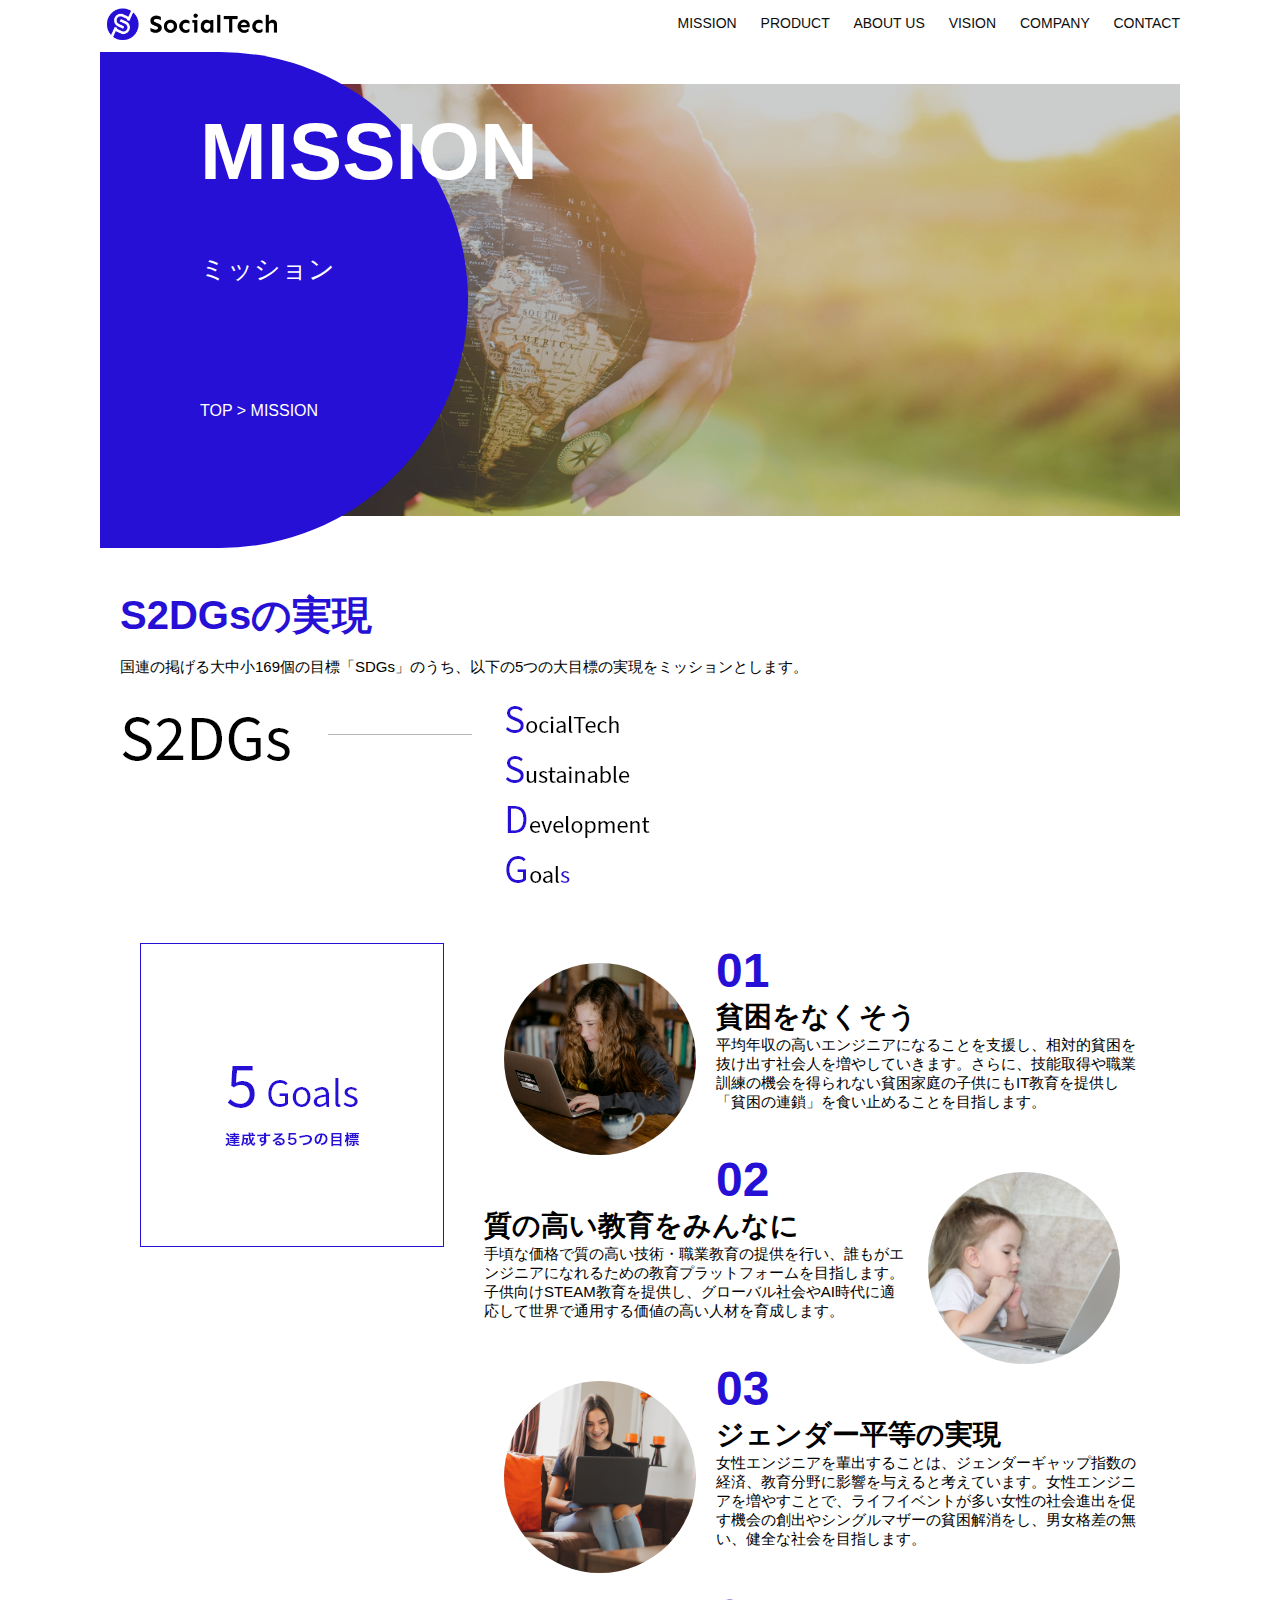
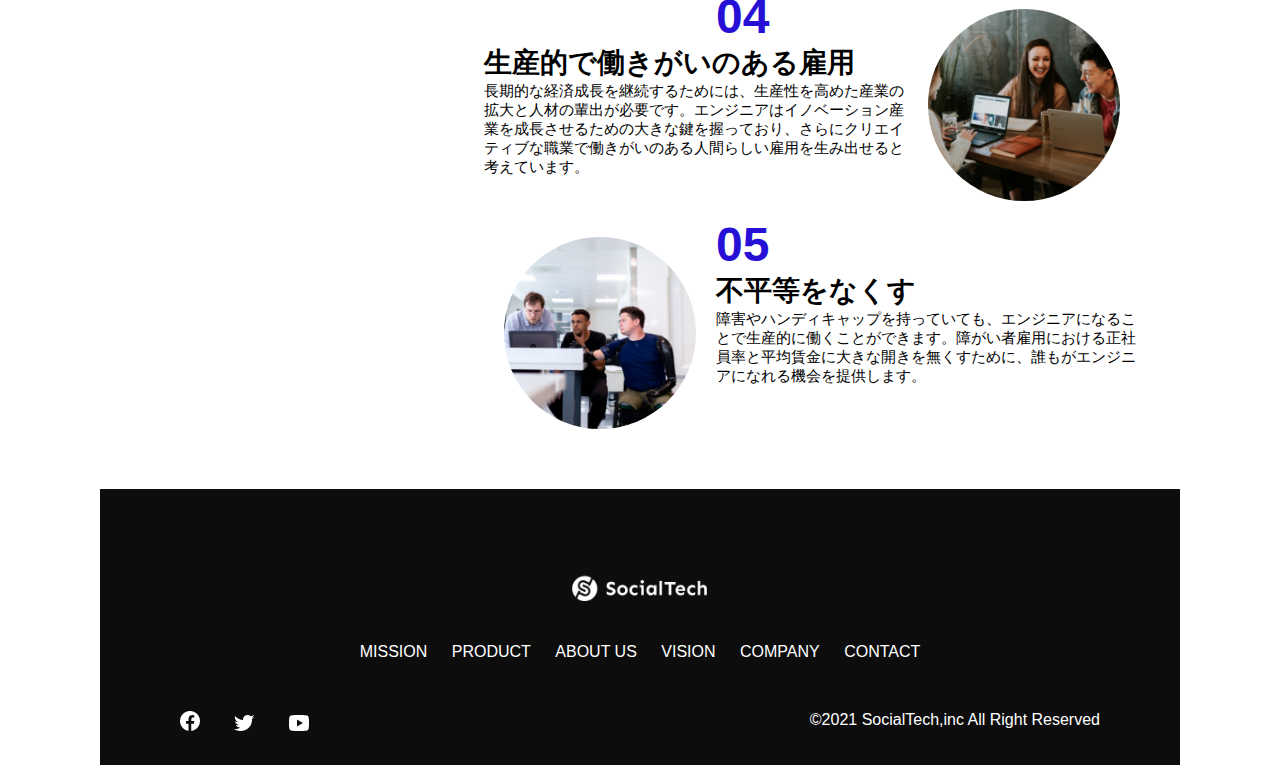
<file: kadai_tutorial_output/misson.html>
<!DOCTYPE html>
<html>
    <head>
        <title>SocialTech - MISSON ミッション -</title>
        <meta charset="UTF-8">
        <meta name="description" content="SocialTechが目指す5つの目標（S2DGs）を紹介します">
        <meta name="viewport" content="width=device-width, initial-scale=1.0">
        <link rel="stylesheet" href="style.css">
    </head>
    <body>
        <!-- ヘッダー -->
        <header>
            <!-- ロゴ -->
            <a href="index.html" id="logo"><img src="images/logo.png" alt="トップページに戻る"></a>

            <!-- PC用ナビゲーション -->
            <nav id="nav-pc">
                <a href="mission.html">MISSION</a>
                <a href="product.html">PRODUCT</a>
                <a href="index.html#aboutus">ABOUT US</a>
                <a href="index.html#vision">VISION</a>
                <a href="index.html#company">COMPANY</a>
                <a href="index.html#contact">CONTACT</a>
            </nav>
            <!-- スマホ用メニューボタン -->
            <img id="menu-sp" src="images/button-menu.png" alt="ナビゲーションを開く" onclick="document.getElementById('nav-sp').style.display = 'block'">

            <!-- スマホ用ナビゲーション -->
            <nav id="nav-sp">
                <img id="close" src="images/button-close.png" alt="ナビゲーションを閉じる" onclick="document.getElementById('nav-sp').style.display = 'none'">
                <a id="logo-sp" href="index.html" onclick="document.getElementById('nav-sp').style.display = 'none'"><img
                    src="images/logo-sp.png" alt="トップページに戻る"></a>
                <a class="menu" href="mission.html" onclick="document.getElementById('nav-sp').style.display = 'none'">MISSION</a>
                <a class="menu" href="product.html" onclick="document.getElementById('nav-sp').style.display = 'none'">PRODUCT</a>
                <a class="menu" href="index.html#aboutus" onclick="document.getElementById('nav-sp').style.display = 'none'">ABOUT
                    US</a>
                <a class="menu" href="index.html#vision"
                    onclick="document.getElementById('nav-sp').style.display = 'none'">VISION</a>
                <a class="menu" href="index.html#company"
                    onclick="document.getElementById('nav-sp').style.display = 'none'">COMPANY</a>
                <a class="menu" href="index.html#contact"
                    onclick="document.getElementById('nav-sp').style.display = 'none'">CONTACT</a>
                <div id="sns">
                    <a href="https://www.facebook.com/sejuku2013"><img src="images/button-facebook.png" alt="Facebookのリンク"></a>
                    <a href="https://twitter.com/samuraijuku"><img src="images/button-twitter.png" alt="Twitterのリンク"></a>
                    <a href="https://www.youtube.com/channel/UCCFOQO5aDK0xXam4cUQXT8g"><img src="images/button-youtube.png" alt="YouTubeのリンク"></a>
                </div>
            </nav>
        </header>
        <main>
            <article>
                <section id="mission-main">
                    <div id="mission-title">
                        <h1>MISSION</h1>
                        <span>ミッション</span>
                        <div>TOP > MISSION</div>
                    </div>
                </section>
                <section id="mission-s2dgs">
                    <h2 class="mission-h2">S2DGsの実現</h2>
                    <p>国連の掲げる大中小169個の目標「SDGs」のうち、以下の5つの大目標の実現をミッションとします。</p>
                    <img src="images/mission/mission-s2dgs.png" alt="S2DGs">
                </section>
                <section id="mission-5goals">
                    <div>
                        <img id="s2dgs-image" src="images/mission/mission-5goals.png" alt="5Goals">
                    </div>
                    <div>
                        <div>
                            <img class="fivegoals-image-left" src="images/mission/mission-5goals01.png" alt="PCを操作する女の子">
                            <span class="fivegoals-number">01</span>
                            <h3 class="fivegoals-h3">貧困をなくそう</h3>
                            <p class="fivegoals-p">
                                平均年収の高いエンジニアになることを支援し、相対的貧困を抜け出す社会人を増やしていきます。さらに、技能取得や職業訓練の機会を得られない貧困家庭の子供にもIT教育を提供し「貧困の連鎖」を食い止めることを目指します。
                            </p>
                        </div>

                        <div>
                            <img class="fivegoals-image-right" src="images/mission/mission-5goals02.png" alt="PCを見つめる小さい女の子">
                            <span class="fivegoals-number">02</span>
                            <h3 class="fivegoals-h3">質の高い教育をみんなに</h3>
                            <p class="fivegoals-p">
                                手頃な価格で質の高い技術・職業教育の提供を行い、誰もがエンジニアになれるための教育プラットフォームを目指します。子供向けSTEAM教育を提供し、グローバル社会やAI時代に適応して世界で通用する価値の高い人材を育成します。
                            </p>
                        </div>

                        <div>
                            <img class="fivegoals-image-left" src="images/mission/mission-5goals03.png" alt="PCを操作する小さい女の子">
                            <span class="fivegoals-number">03</span>
                            <h3 class="fivegoals-h3">ジェンダー平等の実現</h3>
                            <p class="fivegoals-p">
                                女性エンジニアを輩出することは、ジェンダーギャップ指数の経済、教育分野に影響を与えると考えています。女性エンジニアを増やすことで、ライフイベントが多い女性の社会進出を促す機会の創出やシングルマザーの貧困解消をし、男女格差の無い、健全な社会を目指します。
                            </p>
                        </div>

                        <div>
                            <img class="fivegoals-image-right" src="images/mission/mission-5goals04.png" alt="笑顔で話し合う3人の男女">
                            <span class="fivegoals-number">04</span>
                            <h3 class="fivegoals-h3">生産的で働きがいのある雇用</h3>
                            <p class="fivegoals-p">
                                長期的な経済成長を継続するためには、生産性を高めた産業の拡大と人材の輩出が必要です。エンジニアはイノベーション産業を成長させるための大きな鍵を握っており、さらにクリエイティブな職業で働きがいのある人間らしい雇用を生み出せると考えています。
                            </p>
                        </div>

                        <div>
                            <img class="fivegoals-image-left" src="images/mission/mission-5goals05.png" alt="障害を持つ男性が生き生きと働く様子">
                            <span class="fivegoals-number">05</span>
                            <h3 class="fivegoals-h3">不平等をなくす</h3>
                            <p class="fivegoals-p">
                                障害やハンディキャップを持っていても、エンジニアになることで生産的に働くことができます。障がい者雇用における正社員率と平均賃金に大きな開きを無くすために、誰もがエンジニアになれる機会を提供します。
                            </p>
                        </div>
                    </div>
                </section>
            </article>
            <footer>
                <div id="footer-logo">
                    <img src="images/logo-sp.png" alt="SocialTech">
                </div>
                <div id="footer-link">
                    <a href="mission.html">MISSION</a>
                    <a href="product.html">PRODUCT</a>
                    <a href="index.html#aboutus">ABOUT US</a>
                    <a href="index.html#vision">VISION</a>
                    <a href="index.html#company">COMPANY</a>
                    <a href="index.html#contact">CONTACT</a>
                </div>
                <div id="sns-footer">
                    <a href="https://www.facebook.com/sejuku2013"><img src="images/button-facebook.png" alt="Facebookのリンク"></a>
                    <a href="https://twittew.com/sumuraijuku"><img src="images/button-twitter.png" alt="Twitterのリンク"></a>
                    <a href="https://www.youtube.com/channel/USSFOQO5aDK0xXam4cUQXT8G"><img src="images/button-youtube.png" alt="YouTubeのリンク"></a>
                    <span id="copyright">&copy;2021 SocialTech,inc All Right Reserved</span>
                </div>
            </footer>
        </main>
    </body>
</html>
</file>
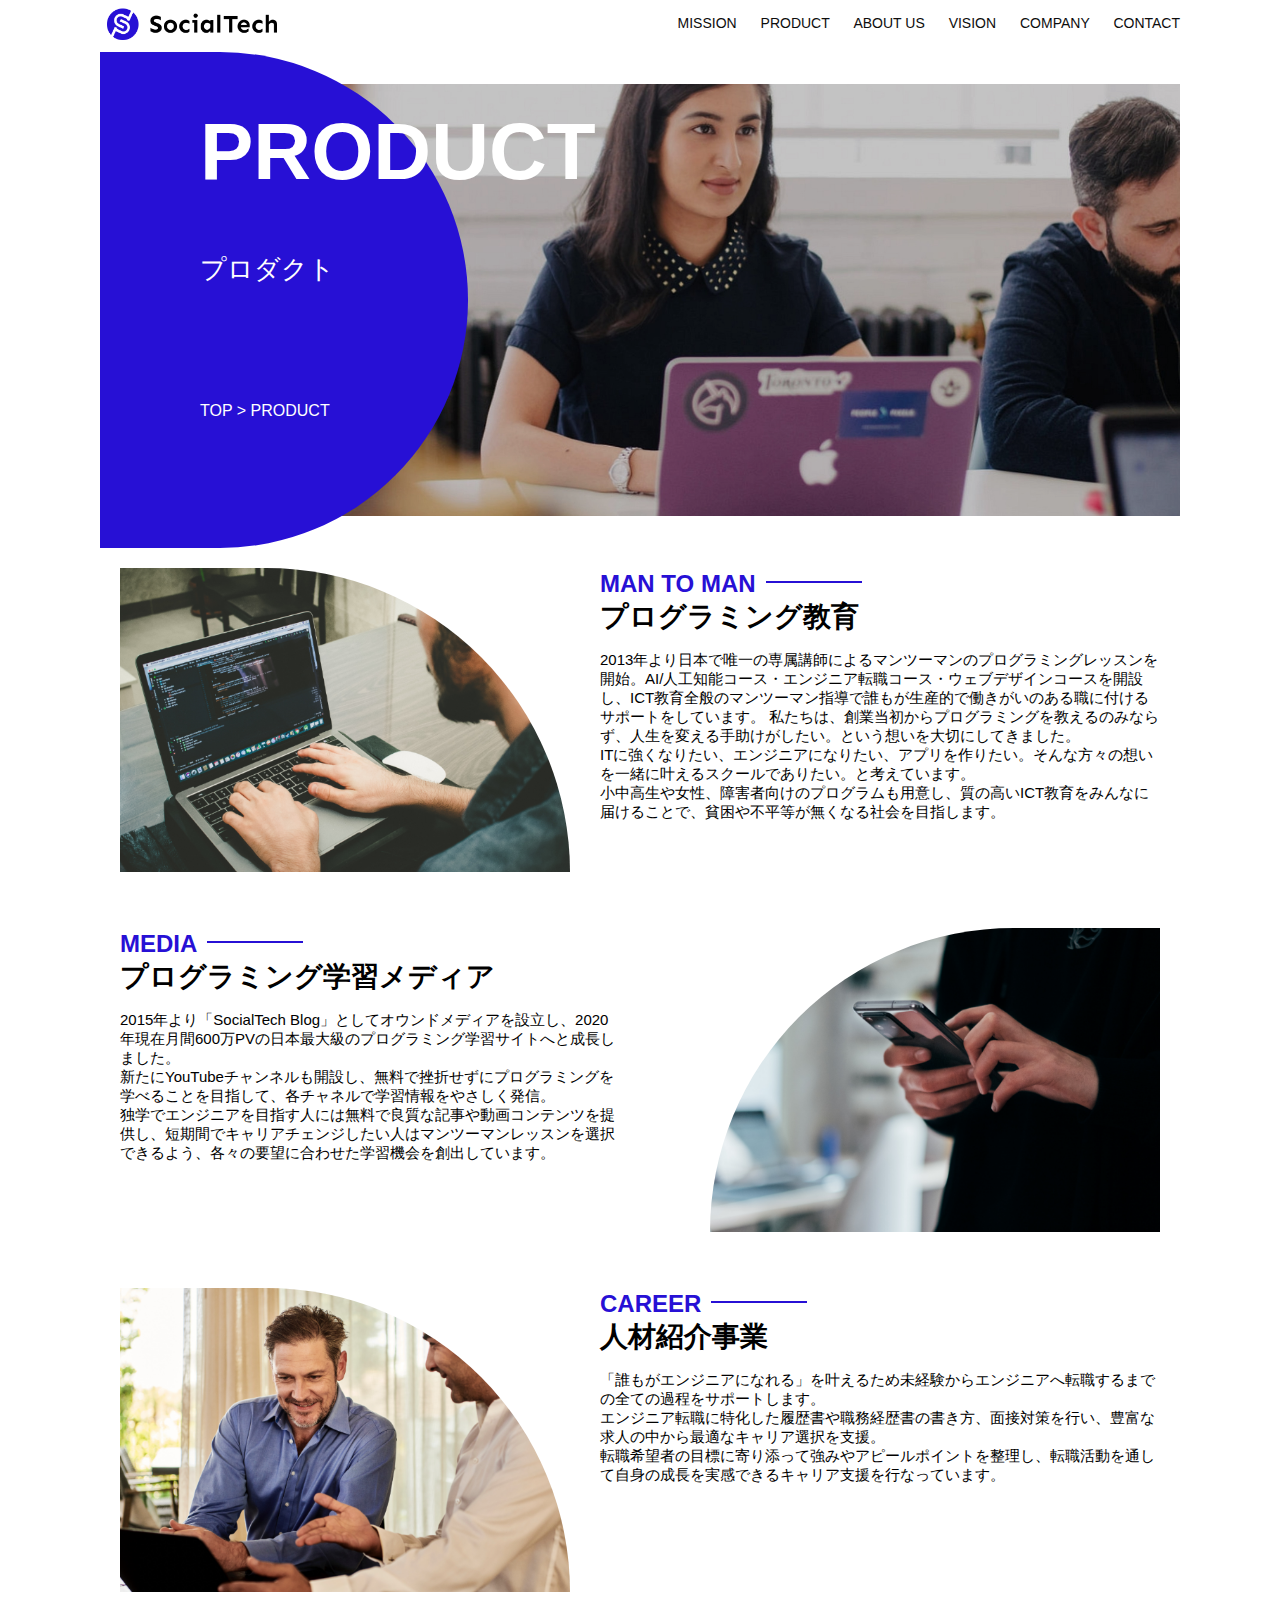
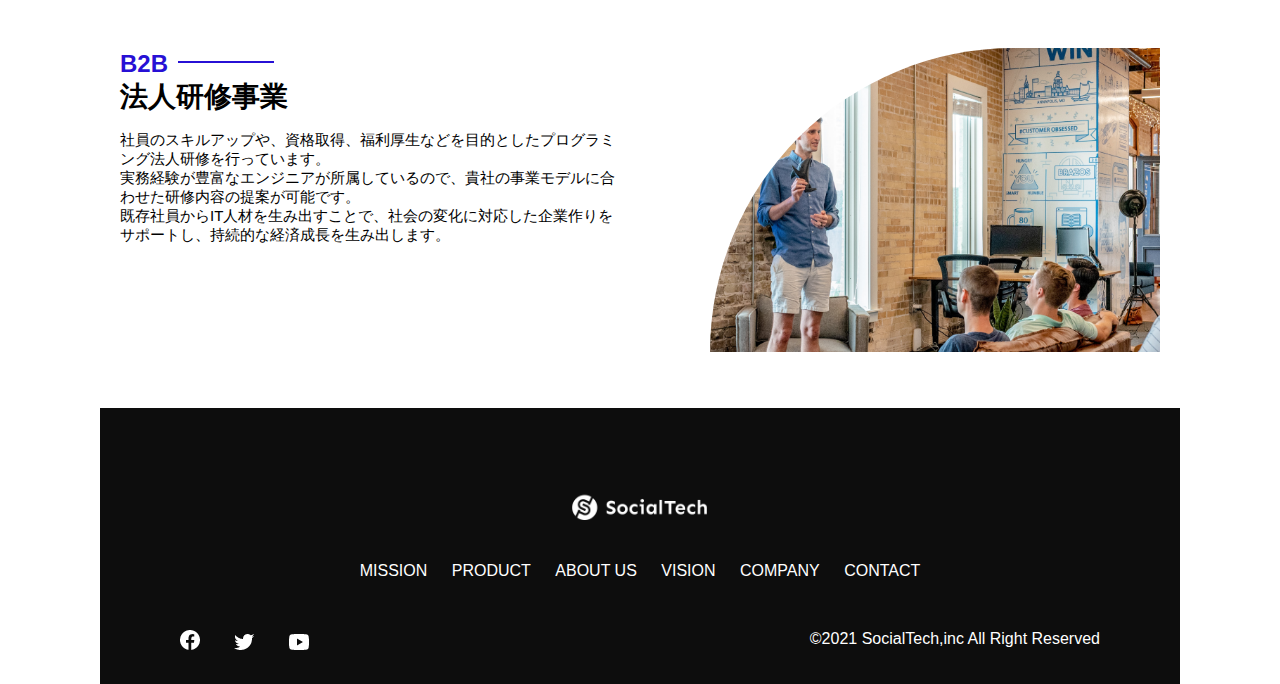
<file: kadai_tutorial_output/product.html>
<!DOCTYPE html>
<html>
    <head>
        <title>SocialTech-PRODUCT プロダクト-</title>
        <meta charset="UTF-8">
        <meta name="description" content="SocialTechの4つのプロダクトを紹介します">
        <meta name="viewport" content="width=device-width, initial-scale=1.0">
        <link rel="stylesheet" href="style.css">
    </head>
    <body>
        <!-- ヘッダー -->
        <header>
            <!-- ロゴ -->
            <a href="index.html" id="logo"><img src="images/logo.png" alt="トップページに戻る"></a>

            <!-- PC用ナビゲーション -->
            <nav id="nav-pc">
                <a href="mission.html">MISSION</a>
                <a href="product.html">PRODUCT</a>
                <a href="index.html#aboutus">ABOUT US</a>
                <a href="index.html#vision">VISION</a>
                <a href="index.html#company">COMPANY</a>
                <a href="index.html#contact">CONTACT</a>
            </nav>
            <!-- スマホ用メニューボタン -->
            <img id="menu-sp" src="images/button-menu.png" alt="ナビゲーションを開く" onclick="document.getElementById('nav-sp').style.display = 'block'">

            <!-- スマホ用ナビゲーション -->
            <nav id="nav-sp">
                <img id="close" src="images/button-close.png" alt="ナビゲーションを閉じる" onclick="document.getElementById('nav-sp').style.display = 'none'">
                <a id="logo-sp" href="index.html" onclick="document.getElementById('nav-sp').style.display = 'none'"><img
                    src="images/logo-sp.png" alt="トップページに戻る"></a>
                <a class="menu" href="mission.html" onclick="document.getElementById('nav-sp').style.display = 'none'">MISSION</a>
                <a class="menu" href="product.html" onclick="document.getElementById('nav-sp').style.display = 'none'">PRODUCT</a>
                <a class="menu" href="index.html#aboutus" onclick="document.getElementById('nav-sp').style.display = 'none'">ABOUT
                    US</a>
                <a class="menu" href="index.html#vision"
                    onclick="document.getElementById('nav-sp').style.display = 'none'">VISION</a>
                <a class="menu" href="index.html#company"
                    onclick="document.getElementById('nav-sp').style.display = 'none'">COMPANY</a>
                <a class="menu" href="index.html#contact"
                    onclick="document.getElementById('nav-sp').style.display = 'none'">CONTACT</a>
                <div id="sns">
                    <a href="https://www.facebook.com/sejuku2013"><img src="images/button-facebook.png" alt="Facebookのリンク"></a>
                    <a href="https://twitter.com/samuraijuku"><img src="images/button-twitter.png" alt="Twitterのリンク"></a>
                    <a href="https://www.youtube.com/channel/UCCFOQO5aDK0xXam4cUQXT8g"><img src="images/button-youtube.png" alt="YouTubeのリンク"></a>
                </div>
            </nav>
        </header>
        <main>
            <article>
                <section id="product-main">
                    <div id="product-title">
                        <h1>PRODUCT</h1>
                        <span>プロダクト</span>
                        <div>TOP > PRODUCT</div>
                    </div>
                </section>
                <section class="product-section1">
                    <img src="images/product/product-mantoman.png" alt="PCでコードを書く男性">
                    <div>
                        <h2 class="product-h2">MAN TO MAN</h2>
                        <h3 class="product-h3">プログラミング教育</h3>
                        <p>
                            2013年より日本で唯一の専属講師によるマンツーマンのプログラミングレッスンを開始。AI/人工知能コース・エンジニア転職コース・ウェブデザインコースを開設し、ICT教育全般のマンツーマン指導で誰もが生産的で働きがいのある職に付けるサポートをしています。
                            私たちは、創業当初からプログラミングを教えるのみならず、人生を変える手助けがしたい。という想いを大切にしてきました。<br>ITに強くなりたい、エンジニアになりたい、アプリを作りたい。そんな方々の想いを一緒に叶えるスクールでありたい。と考えています。<br>小中高生や女性、障害者向けのプログラムも用意し、質の高いICT教育をみんなに届けることで、貧困や不平等が無くなる社会を目指します。
                        </p>
                    </div>
                </section>
                <section class="product-section2">
                    <div>
                        <h2 class="product-h2">MEDIA</h2>
                        <h3 class="product-h3">プログラミング学習メディア</h3>
                        <p>
                            2015年より「SocialTech Blog」としてオウンドメディアを設立し、2020年現在月間600万PVの日本最大級のプログラミング学習サイトへと成長しました。<br>新たにYouTubeチャンネルも開設し、無料で挫折せずにプログラミングを学べることを目指して、各チャネルで学習情報をやさしく発信。<br>独学でエンジニアを目指す人には無料で良質な記事や動画コンテンツを提供し、短期間でキャリアチェンジしたい人はマンツーマンレッスンを選択できるよう、各々の要望に合わせた学習機会を創出しています。
                        </p>
                    </div>
                    <img src="images/product/product-media.png" alt="スマートフォンを操作する人">
                </section>
                <section class="product-section1">
                    <img src="images/product/product-career.png" alt="笑顔で話し合う2人の男性">
                    <div>
                        <h2 class="product-h2">CAREER</h2>
                        <h3 class="product-h3">人材紹介事業</h3>
                        <p>
                            「誰もがエンジニアになれる」を叶えるため未経験からエンジニアへ転職するまでの全ての過程をサポートします。<br>エンジニア転職に特化した履歴書や職務経歴書の書き方、面接対策を行い、豊富な求人の中から最適なキャリア選択を支援。<br>転職希望者の目標に寄り添って強みやアピールポイントを整理し、転職活動を通して自身の成長を実感できるキャリア支援を行なっています。<br>
                        </p>
                    </div>
                </section>
                <section class="product-section2">
                    <div>
                        <h2 class="product-h2">B2B</h2>
                        <h3 class="product-h3">法人研修事業</h3>
                        <p>
                            社員のスキルアップや、資格取得、福利厚生などを目的としたプログラミング法人研修を行っています。<br>実務経験が豊富なエンジニアが所属しているので、貴社の事業モデルに合わせた研修内容の提案が可能です。<br>既存社員からIT人材を生み出すことで、社会の変化に対応した企業作りをサポートし、持続的な経済成長を生み出します。
                        </p>
                    </div>
                    <img src="images/product/product-b2b.png" alt="講演中の男性とそれを聴く人々">
                </section>
            </article>
            <footer>
                <div id="footer-logo">
                    <img src="images/logo-sp.png" alt="SocialTech">
                </div>
                <div id="footer-link">
                    <a href="mission.html">MISSION</a>
                    <a href="product.html">PRODUCT</a>
                    <a href="index.html#aboutus">ABOUT US</a>
                    <a href="index.html#vision">VISION</a>
                    <a href="index.html#company">COMPANY</a>
                    <a href="index.html#contact">CONTACT</a>
                </div>
                <div id="sns-footer">
                    <a href="https://www.facebook.com/sejuku2013"><img src="images/button-facebook.png" alt="Facebookのリンク"></a>
                    <a href="https://twittew.com/sumuraijuku"><img src="images/button-twitter.png" alt="Twitterのリンク"></a>
                    <a href="https://www.youtube.com/channel/USSFOQO5aDK0xXam4cUQXT8G"><img src="images/button-youtube.png" alt="YouTubeのリンク"></a>
                    <span id="copyright">&copy;2021 SocialTech,inc All Right Reserved</span>
                </div>
            </footer>
        </main>
    </body>
</html>
</file>
<file: kadai_001/style.css>
/* タイピングゲーム全体 */
body {
    font-size: 6em; 
    text-align: center;
}

/* ゲームの残り秒数が表示されるタイマーの領域 */
.count {
    margin: 0;
    font-weight: bold;
    color: #888;
}

/* テキストが表示される領域 */
.wrap {
    margin-top: 20px;
    padding: 80px 40px;
    background-color: #666;
    font-weight: bold;
    color: #fff;
}

/* ゲームのタイプ数が表示されるタイマーの領域 */
.typescore {
    /* スタートを押すまで非表示にする */
    display: none;

    margin: 0;
    font-weight: bold;
    color: #888;
}

/* 正しくタイプされた場合のテキスト */
.typed {
    color: lightgreen;
}

/* ミスタイプの場合の背景 */
.mistyped {
    background-color: red;
}
</file>
<file: kadai_002/style.css>
/* タイピングゲーム全体 */
body {
    font-size: 6em; 
    text-align: center;
}

/* ゲームの残り秒数が表示されるタイマーの領域 */
.count {
    margin: 0;
    font-weight: bold;
    color: #888;
}

/* テキストが表示される領域 */
.wrap {
    margin-top: 20px;
    padding: 80px 40px;
    background-color: #666;
    font-weight: bold;
    color: #fff;
}

/* 正しくタイプされた場合のテキスト */
.typed {
    color: lightgreen;
}

/* ミスタイプの場合の背景 */
.mistyped {
    background-color: red;
}
</file>
<file: kadai_012/style.css>
/* PC、スマホ共通スタイル */
body {
  font-family: "Source Sans Pro", "Hiragino Kaku Gothic ProN", Meiryo, Arial,
    sans-serif;
}

p {
  font-size: 15px;
}

/*================
PC用のスタイル 
=================*/
/* 横幅設定 */
body {
  max-width: 1080px;
  min-width: 960px;
  margin: 0 auto 0 auto;
}

/* ヘッダー */
header {
  display: flex;
  justify-content: space-between;
}

/* ナビゲーションのレイアウト */
#nav-pc {
  text-align: right;
  font-size: 14px;
  padding-top: 15px;
}

/* ナビゲーションのリンクの装飾設定 */
#nav-pc>a {
  text-decoration: none;
  margin-left: 20px;
}

#nav-pc>a:link {
  color: #0d0d0d;
}

#nav-pc>a:visited {
  color: #0d0d0d;
}

#nav-pc>a:hover {
  color: #0d0d0d;
  text-decoration: underline;
}

#nav-pc>a:active {
  color: #0d0d0d;
}

/* メインビジュアル*/
#main-visual {
  position: relative;
  height: 400px;
}

#main-message {
  position: absolute;
  top: 0;
  left: 0;
  background-color: #2710d5;
  color: #ffffff;
  border-radius: 0 0 476px 0;
  max-width: 620px;
  height: 100%;
  width: 100%;
  z-index: 11;
}

#main-message>h1 {
  font-size: 60px;
  font-weight: bold;
  margin: 100px 0 0 50px;
}

#main-message>p {
  font-size: 28px;
  margin: 0 0 0 50px;
}

#main-visual>img {
  max-width: 620px;
  border-radius: 476px 0 0 0;
  position: absolute;
  top: 0;
  right: 0;
  z-index: 10;
}

/* 見出し */
h2 {
  margin: 40px 0 0 0;
}

h2::after {
  content: url("images/line.png");
  margin-left: 10px;
}

h3 {
  font-size: 27px;
}

/* ミッション */
#mission {
  margin: 80px auto 80px auto;
  width: 100%;
}

#mission-flex {
  width: 100%;
  display: flex;
}

#mission-flex>div {
  width: 50%;
  margin: 20px;
}

#mission-photo {
  width: 100%;
}

#s2dgs {
  margin-top: 50px;
}

/* プロダクト */
#product {
  background-color: #fafafa;
  width: 100%;
  margin: 80px 0 80px 0;
  padding: 10px 40px 0px 40px;
}

/* 外枠 */
#product>div {
  margin-top: 40px;
  display: flex;
}

/* 左のカラム */
#product-left {
  width: 50%;
  margin-right: 20px;
}

/* 右のカラム */
#product-right {
  width: 50%;
  margin-left: 20px;
  margin-top: 80px;
}

/* 画像＋説明の枠 */
#product-left>div {
  position: relative;
  height: 480px;
  margin-right: 20px;
}

#product-right>div {
  position: relative;
  height: 480px;
  margin-left: 20px;
}

/* 画像 */
.product-photo {
  width: 100%;
}

/* 説明文の枠 */
.product-explain {
  background-color: #ffffff;
  position: absolute;
  left: 0;
  top: 280px;
  margin: 0 40px 0 40px;
  padding: 20px;
  box-shadow: 5px 5px 10px rgba(0, 0, 0, 0.05);
}

/* 説明文の英語 */
.product-explain>span {
  color: #2710d5;
  font-weight: bold;
  font-size: 16px;
  margin: 0;
}

/* 説明文の見出し */
.product-explain>h3 {
  margin: 5px 0 5px 0;
}

/* 説明文 */
.product-explain>p {
  margin: 0;
}

/* 「もっとみる」ボタン */
#product-more {
  margin: 0 auto -42px auto;
}

/* ABOUT US */
#aboutus {
  margin: 80px auto 80px auto;
}

/* 3つの組織文化と画像を入れる枠 */
#aboutus>div {
  display: flex;
}

/* 画像 */
.culture-img {
  width: 100%;
  align-self: flex-start;
}

.culture-img2 {
  margin-top: 50px;
  width: 100%;
}

/* 3つの組織文化の表 */
.culture-table {
  max-width: 500px;
  margin-right: 50px;
}

/* 番号 */
.culture-num {
  font-size: 80px;
  color: #2710d5;
  margin: 0 20px 0 0;
}

/* 組織文化英語 */
.culture-en {
  color: #2710d5;
  font-weight: bold;
  font-size: 24px;
  display: block;
}

/* 組織文化日本語 */
.culture-jp {
  font-size: 28px;
  font-weight: bold;
}

/* 説明文 */
.culture-description {
  margin: 0;
}

/* ビジョン */
#vision {
  margin: 80px auto 80px auto;
}

/* セクション内の外枠 */
#vision>div {
  width: 100%;
  display: flex;
  justify-content: space-between;
  flex-wrap: wrap;
}

/* 7つの行動指針の枠 */
.vision-box {
  width: 300px;
  height: 300px;
  margin-bottom: 30px;
  position: relative;
}

.vision-box>img {
  width: 100%;
  height: auto;
  position: absolute;
  top: 0;
  left: 0;
  z-index: 30;
}

.vision-box>span {
  position: absolute;
  top: 0;
  left: 0;
  z-index: 31;
  margin-right: 20px;
}

.vision-box>span>h4 {
  color: #2710d5;
  font-size: 19px;
  margin: 80px 0 0 0;
}

.vision-box>span>h4::first-letter {
  font-size: 40px;
}

.vision-box>span>h5 {
  font-size: 20px;
  margin: 0 0 0 0;
}

.vision-box>span>p {
  margin: 10px 0 0 0;
}

/* CASES */
#cases {
  margin: 40px 0;
  width: 100%;
}

ul {
  display: flex;
  list-style-type: none;
}

li {
  width: 33%;
  margin: 20px;
}

.case-card {
  background-color: #ffffff;
  min-height: 400px;
  box-shadow: 5px 5px 15px rgba(0, 0, 0, 0.2);
}

.case-img {
  width: 100%;
}

.case-info {
  padding: 10px 20px;
}

.case-name {
  color: #2710d5;
  font-size: 19px;
}

.case-content {
  font-size: 14px;
}

/* 会社概要 */
#company {
  margin: 80px auto 80px auto;
}

#company-table {
  width: 100%;
}

.tableheader {
  text-align: left;
  padding: 20px;
  border-bottom-color: #2710d5;
  border-bottom-width: 1px;
  border-bottom-style: solid;
  width: 100px;
}

.tableheader-first {
  text-align: left;
  padding: 20px;
  border-bottom-color: #2710d5;
  border-bottom-width: 1px;
  border-bottom-style: solid;
  border-top-color: #2710d5;
  border-top-width: 1px;
  border-top-style: solid;
  width: 100px;
}

.cell {
  padding: 30px;
  border-bottom-color: #ececec;
  border-bottom-width: 1px;
  border-bottom-style: solid;
}

.cell-first {
  padding: 30px;
  border-bottom-color: #ececec;
  border-bottom-width: 1px;
  border-bottom-style: solid;
  border-top-color: #ececec;
  border-top-width: 1px;
  border-top-style: solid;
}

#company>iframe {
  width: 100%;
  height: 368px;
  margin-top: 40px;
}

/* お問い合わせ */
#contact {
  margin: 80px auto 80px auto;
}

/* 外枠 */
#contact>form>div {
  display: flex;
  flex-direction: row;
  flex-wrap: wrap;
  padding-bottom: 30px;
}

/* 左列の見出し */
.contact-heading {
  width: 240px;
  align-self: center;
}

/* 見出しのラベル */
.contact-label {
  font-weight: bold;
}

/* 必須 */
.contact-span {
  color: #ce2222;
  margin: 0 0 0 20px;
  font-weight: bold;
}

/* テキストボックス */
.contact-textbox {
  border-top: 0;
  border-left: 0;
  border-right: 0;
  border-bottom-width: 1px;
  border-bottom-color: #707070;
  border-bottom-style: solid;
  background-color: #fafafa;
  width: 400px;
  height: 56px;
}

/* お問い合わせ内容のテキストエリア */
.contact-textarea {
  border-top: 0;
  border-left: 0;
  border-right: 0;
  border-bottom-width: 1px;
  border-bottom-color: #707070;
  border-bottom-style: solid;
  background-color: #fafafa;
  width: 400px;
  height: 200px;
}

/* 個人情報の取り扱い */
details {
  width: 700px;
}

details>div {
  background-color: #fafafa;
  padding: 20px;
}

details>div>span {
  font-weight: bold;
}

/* フッター */
footer {
  background-color: #0d0d0d;
  text-align: center;
  padding: 80px 80px 30px 80px;
}

#footer-logo {
  margin-bottom: 30px;
}

#footer-link {
  margin-bottom: 50px;
}
#footer-link > a {
  text-decoration: none;
  margin: 10px;
}
#footer-link > a:link {
  color: #ffffff;
}
#footer-link > a:visited {
  color: #ffffff;
}
#footer-link > a:hover {
  color: #ffffff;
  text-decoration: underline;
}
#footer-link > a:active {
  color: #ffffff;
}

#sns-footer {
  text-align: left;
  width: 100%;
}

#sns-footer > a {
  margin-right: 30px;
}

#copyright {
  color: #ffffff;
  float: right;
}
</file>
<file: kadai_tutorial_output/style.css>
/* PC、スマホ共通スタイル */
body {
    font-family: "Source Sans Pro", "Hiragino Kaku Gothic ProN", Meiryo, Arial, sans-serif;
}

p {
    font-size: 15px;
}

.arrow-right {	
    color: #2710d5;	
}

#submit {	
    margin-top: 50px;	
}

/*===============
PC用のスタイル
===============*/
@media screen and (min-width: 768px) {
    /* 横幅設定 */
    body {
        max-width: 1080px;
        min-width: 900px;
        margin: 0 auto 0 auto;
    }

    /* ヘッダー */
    header {
        display: flex;
        justify-content: space-between;
    }

    /* ナビゲーションのレイアウト */
    #nav-pc {
        font-size: 14px;
        padding-top: 15px;
    }

    /* ナビゲーションのリンクの装飾設定 */
    #nav-pc > a {
        text-decoration: none;
        margin-left: 20px;
    }
    #nav-pc > a:link {
        color: #0d0d0d;
    }
    #nav-pc > a:visited {
        color: #0d0d0d;
    }
    #nav-pc > a:hover {
        color: #0d0d0d;
        text-decoration: underline;
    }
    #nav-pc > a:active {
        color: #0d0d0d;
    }

    /* スマホ用ナビを非表示 */
    #nav-sp,
    #menu-sp {
        display: none;
    }

    /* メインビジュアル */
    #main-visual {
        position:relative;
        height: 400px;
    }

    #main-message {
        position: absolute;
        top: 0;
        left: 0;
        background-color: #2710d5;
        color: #ffffff;
        border-radius: 0 0 476px 0;
        max-width: 620px;
        width: 100%;
        height: 100%;
        z-index: 11;
    }

    #main-message > h1 {
        font-size: 60px;
        font-weight: bold;
        margin: 100px 0 0 50px;
    }
    #main-message > p {
        font-size: 28px;
        margin: 0 0 0 50px;
    }

    #main-visual > img {
        max-width: 620px;
        border-radius: 476px 0 0 0;
        position: absolute;
        top: 0;
        right: 0;
        z-index: 10;
    }

    /* 見出し */
    h2 {
        margin: 40px 0 0 0;
    }

    h2::after {
        content: url(images/line.png);
        margin-left: 10px;
    }

    h3 {
        font-size: 27px;
    }

    /* ミッション */
    #mission {
        margin: 80px auto 80px auto;
        width: 100%;
    }

    #mission-flex {
        width: 100%;
        display: flex;
    }

    #mission-flex > div {
        width: 50%;
        margin: 20px;
    }

    #mission-photo {
        width: 100%;
    }

    #s2dgs {
        margin-top: 50px;
        width: 100%;
    }

    /* プロダクト */
    #product {
        background-color: #fafafa;
        margin: 80px 0 80px 0;
        padding: 10px 40px 0px 40px;
    }

    /* 外枠 */
    #product > div {
        margin-top: 40px;
        display: flex;
    }

    /* 左のカラム */
    #product-left {
        width: 50%;
        margin-right: 20px;
    }

    /* 右のカラム */
    #product-right {
        width: 50%;
        margin-left: 20px;
        margin-top: 80px;
    }

    /* 画像＋説明の枠 */
    #product-left > div {
        position: relative;
        height: 480px;
        margin-right: 20px;
    }
    #product-right > div {
        position: relative;
        height: 480px;
        margin-left: 20px;
    }

    /* 画像 */
    .product-photo {
        width: 100%;
    }

    /* 説明文の枠 */
    .product-explain {
        background-color: #ffffff;
        position: absolute;
        left: 0;
        top: 280px;
        margin: 0 40px 0 40px;
        padding: 20px;
        box-shadow: 5px 5px 10px rgba(0,0,0,0.05);
    }

    /* 説明文の英語 */
    .product-explain > span {
        color: #2710d5;
        font-weight: bold;
        font-size: 16px;
        margin: 0;
    }

    /* 説明文の見出し */
    .product-explain > h3 {
        font-size: 20px;
        margin: 5px 0 5px 0;
    }

    /* 説明文 */
    .product-explain > p {
        font-size: 14px;
        margin: 0;
    }

    /* 「もっとみる」ボタン */
    #product-more {
        margin: 0 auto -42px auto;
    }

    /* ABOUT US */
    #aboutus {
        margin: 80px auto;
    }

    /* 3つの組織文化と画像を入れる枠 */
    #aboutus > div {
        display: flex;
    }

    /* 画像 */
    .culture-img {
        width: 100%;
        align-self: flex-start;
    }

    .culture-img2 {
        margin-top: 50px;
        width: 100%;
    }

    /* 3つの組織文化の表 */
    .culture-table {
        margin-right: 50px;
    }

    /* 番号 */
    .culture-num {
        font-size: 80px;
        color: #2710d5;
        margin-right: 20px;
    }

    /* 組織文化英語 */
    .culture-en {
        color: #2710d5;
        font-weight: bold;
        font-size: 24px;
        display: block;
    }

    /* 組織文化日本語 */
    .culture-jp {
        font-size: 28px;
        font-weight: bold;
    }

    /* 説明文 */
    .culture-description {
        margin: 0;
    }

    /* ビジョン */
    #vision {
        margin: 80px auto 80px auto;
    }

    /* セクション内の外枠 */
    #vision > div {
        width: 100%;
        display: flex;
        justify-content: space-between;
        flex-wrap: wrap;
    }

    /* 7つの行動指針の枠 */
    .vision-box {
        width: 300px;
        height: 300px;
        margin-bottom: 30px;
        position: relative;
    }

    .vision-box > img {
        width: 100%;
        height: auto;
        position: absolute;
        top: 0;
        left: 0;
        z-index: 30;
    }

    .vision-box > span {
        position: absolute;
        top: 0;
        left: 0;
        z-index: 31;
        margin-right: 20px;
    }

    .vision-box > span > h4 {
        color: #2710d5;
        font-size: 19px;
        margin: 80px 0 0 0;
    }

    .vision-box > span > h4::first-letter {
        font-size: 40px;
    }

    .vision-box > span > h5 {
        font-size: 20px;
        margin: 0 0 0 0;
    }

    .vision-box > span > p {
        margin: 10px 0 0 0;
    }

    /* 会社概要 */
    #company {
        margin: 80px auto 80px auto;
    }

    #company-table {
        width: 100%;
    }

    .tableheader {
        text-align: left;
        padding: 20px;
        border-bottom-color: #2710d5;
        border-bottom-width: 1px;
        border-bottom-style: solid;
        width: 100px;
    }

    .tableheader-first {
        text-align: left;
        padding: 20px;
        border-bottom-color: #2710d5;
        border-bottom-width: 1px;
        border-bottom-style: solid;
        border-top-color: #2710d5;
        border-top-width: 1px;
        border-top-style: solid;
        width: 100px;
    }

    .cell {
        padding: 30px;
        border-bottom-color: #ececec;
        border-bottom-width: 1px;
        border-bottom-style: solid;
    }

    .cell-first {
        padding: 30px;
        border-bottom-color: #ececec;
        border-bottom-width: 1px;
        border-bottom-style: solid;
        border-top-color: #ececec;
        border-top-width: 1px;
        border-top-style: solid;
    }

    #company > iframe {
        width: 100%;
        height: 368px;
        margin-top: 40px;
    }

    /* お問い合わせ */
    #contact {
        margin: 80px auto 80px auto;
    }

    /* 外枠 */
    #contact > form > div {
        display: flex;
        flex-direction: row;
        flex-wrap: wrap;
        padding-bottom: 30px;
    }

    /* 左列の見出し */
    .contact-heading {
        width: 240px;
        align-self: center;
    }
    /* 見出しのラベル */
    .contact-label {
        font-weight: bold;
    }
    /* 必須 */
    .contact-span {
        color: #ce2222;
        margin: 0 0 0 20px;
        font-weight: bold;
    }

    /* テキストボックス */
    .contact-textbox {
        border-top: 0;
        border-left: 0;
        border-right: 0;
        border-bottom-width: 1px;
        border-bottom-color: #707070;
        border-bottom-style: solid;
        background-color: #fafafa;
        width: 400px;
        height: 56px;
    }
    /* お問い合わせ内容のテキストエリア */
    .contact-textarea {
        border-top: 0;
        border-left: 0;
        border-right: 0;
        border-bottom-width: 1px;
        border-bottom-color: #707070;
        border-bottom-style: solid;
        background-color: #fafafa;
        width: 400px;
        height: 200px;
    }

    /* 個人情報の取り扱い */
    details {
        width: 700px;
    }
    details > div {
        background-color: #fafafa;
        padding: 20px;
    }
    details > div > span {
        font-weight: bold;
    }

    /* フッター */
    footer {
        background-color: #0d0d0d;
        text-align: center;
        padding: 80px 80px 30px 80px;
    }

    #footer-logo {
        margin-bottom: 30px;
    }

    #footer-link {
        margin-bottom: 50px;
    }
    #footer-link > a {
        text-decoration: none;
        margin: 10px;
    }
    #footer-link > a:link {
        color: #ffffff;
    }
    #footer-link > a:visited {
        color: #ffffff;
    }
    #footer-link > a:hover {
        color: #ffffff;
        text-decoration: underline;
    }
    #footer-link > a:active {
        color: #ffffff;
    }

    #sns-footer {
        text-align: left;
        width: 100%;
    }

    #sns-footer > a {
        margin-right: 30px;
    }

    #copyright {
        color: #ffffff;
        float: right;
    }

    /* mission.html用スタイル */
    /* ミッションのメインビジュアル */
    #mission-main {
        height: 496px;
        width: 100%;
        background-image: url(images/mission/mission-main.png);
        background-repeat: no-repeat;
        background-position-y: center;
    }

    #mission-title {
        background-color: #2710d5;
        width: 368px;
        color: #ffffff;
        height: 496px;
        border-radius: 0 248px 248px 0;
        position: relative;
    }

    #mission-title > h1 {
        position: absolute;
        top: 0px;
        left: 100px;
        font-size: 80px;
    }

    #mission-title > span {
        position: absolute;
        top: 200px;
        left: 100px;
        font-size: 26px;
    }

    #mission-title > div {
        position: absolute;
        top: 350px;
        left: 100px;
        font-size: 16px;
    }

    #mission-s2dgs {
        width: 100%;
        margin: 20px;
    }

    .mission-h2 {
        color: #2710d5;
        font-size: 40px;
    }

    .mission-h2::after {
        content: none;
    }

    #mission-5goals {
        margin: 20px;
        display: flex;
    }

    #mission-5goals > div {
        flex-grow: 1;
        padding: 20px;
    }

    #mission-5goals > div > div {
        margin-bottom: 40px;
    }

    .fivegoals-image-right {
        float: right;
        margin: 20px;
    }

    .fivegoals-image-left {
        float: left;
        margin: 20px;
    }

    .fivegoals-number {
        color: #2710d5;
        font-size: 48px;
        margin: 0;
        font-weight: bold;
    }

    .fivegoals-h3 {
        font-size: 28px;
        margin: 0;
    }

    .fivegoals-p {
        margin: 0;
    }

    /* プロダクトページ */
    #product-main {
        height: 496px;
        width: 100%;
        background-image: url(images/product/product-main.png);
        background-repeat: no-repeat;
        background-position-y: center;
    }

    #product-title {
        background-color: #2710d5;
        width: 368px;
        color: #ffffff;
        height: 496px;
        border-radius: 0 248px 248px 0;
        position: relative;
    }
    #product-title > h1 {
        position: absolute;
        top: 0;
        left: 100px;
        font-size: 80px;
    }

    #product-title > span {
        position: absolute;
        top: 200px;
        left: 100px;
        font-size: 26px;
    }

    #product-title > div {
        position: absolute;
        top: 350px;
        left: 100px;
        font-size: 16px;
    }

    /* セクション1 */
    .product-section1 {
        position: relative;
        margin: 20px;
        height: 340px;
    }

    .product-section1 > img {
        position: absolute;
        top: 0;
        left: 0;
        width: 450px;
        margin: 0 40px 30px 0;
        border-radius: 0 432px 0 0;
    }

    .product-section1 > div {
        position: absolute;
        top: 0;
        left: 480px;
    }

    /* セクション2 */
    .product-section2 {
        position: relative;
        margin: 20px;
        height: 340px;
    }

    .product-section2 > img {
        position: absolute;
        top: 0;
        right: 0;
        width: 450px;
        margin: 0 0 30px 40px;
        border-radius: 432px 0 0 0;
    }
    .product-section2 > div {
        width: 500px;
        position: absolute;
        top: 0;
        left: 0;
    }

    .product-h2 {
        color: #2710d5;
        font-size: 24px;
        margin: 0;
    }

    .product-h3 {
        font-size: 28px;
        margin: 0;
    }
}



/*====================
スマートフォン用のスタイル
=====================*/
@media screen and (max-width: 767px) {
    body {
        min-width: 375px;
        margin: 0;
    }

    /* PC用ナビゲーション非表示 */
    #nav-pc {
        display: none;
    }

    /* ハンバーガーメニュー */
    #menu-sp {
        float: right;
        padding: 0;
    }
    
    /* スマホ用ナビゲーションの表示切替 */
    /* 初期状態、レイアウトと非表示設定 */
    #nav-sp {
        background-color: #2710d5;
        position: absolute;
        left: 0;
        top: 0;
        height: 100%;
        width: 100%;
        display: none;
        z-index: 100;
    }

    /* xボタン */
    #close {
        position: absolute;
        top: 20px;
        right: 20px;
    }

    /* ナビゲーションメニュー用ロゴ */
    #logo-sp {
        margin: 80px 0 30px 20px;
    }

    /* ナビゲーションのリンクの装飾設定 */
    #nav-sp > a {
        display: block;
    }
    #nav-sp > a:link {
        color: #ffffff;
    }
    #nav-sp > a:visited {
        color: #ffffff;
    }
    #nav-sp > a:hover {
        color: #ffffff;
        text-decoration: underline;
    }
    #nav-sp > a:active {
        color: #ffffff;
    }
    #nav-sp > .menu {
        text-decoration: none;
        display: block;
        margin: 0 20px 0 20px;
        height: 44px;
        font-size: 16px;
        background-image: url(images/arrow.png);
        background-repeat: no-repeat;
        background-position: right top;
    }
    #sns {
        position: absolute;
        bottom: 20px;
        left: 20px;
    }
    #sns > a {
        margin-right: 30px;
    }

    /* メインビジュアル */
    #main-visual {
        position: relative;
        height: 470px;
        width: 100%;
        overflow: hidden;
    }
    #main-visual > div {
        position: absolute;
        top: 0;
        left: 0;
        background-color: #2710d5;
        color: white;
        border-radius: 0 0 476px 0;
        text-align: center;
        height: 280px;
        width: 100%;
        z-index: 11;
    }
    #main-visual > div > h1 {
        font-size: 28px;
        margin: 90px 0 0 0;
    }

    #main-visual > div > p {
        margin: 0;
    }

    #main-visual > img {
        width: 100%;
        border-radius: 476px 0 0 0;
        z-index: 10;
        position: absolute;
        bottom: 0;
        right: 0;
    }

    /* 見出し */
    h2::after {
        content: url(images/line.png);
        margin-left: 10px;
    }

    h3 {
        font-size: 24px;
        margin: 10px 0 0 0;
    }

    /* ミッション */
    #mission {
        margin: 20px;
    }

    #mission-photo {
        width: 100%;
    }

    #s2dgs {
        width: 100%;
    }

    /* プロダクト */
    #product {
        background-color: #fafafa;
        padding-top: 10px;
    }

    #product h2 {
        margin-left: 20px;
    }
    /* 外枠 */
    /* 左右のカラム　スマホでは縦並び */
    #product-left,
    #product-right {
        margin-right: 20px;
        margin-left: 20px;
    }

    /* 画像+説明の枠 */
    #product-left > div,
    #product-right > div {
        position: relative;
        height: 540px;
    }

    /* 説明文の枠 */
    .product-explain {
        background-color: #ffffff;
        position: absolute;
        left: 0;
        bottom: 50px;
        padding: 20px;
        box-shadow: 5px 5px 10px rgba(0,0,0,0.05);
    }

    .product-explain > span {
        color: #2710d5;
        font-weight: bold;
        font-size: 16px;
        margin: 0px;
    }

    .product-explain > h3 {
        margin: 10px 0 10px 0;
    }

    /* 画像 */
    .product-photo {
        width: 100%;
    }

    #product-more > img {
        margin: 0 0 -42px 20px;
    }

    /* ABOUT US */
    #aboutus {
        margin: 80px 20px 80px 20px;
    }

    #aboutus > div {
        display: flex;
        flex-direction: column;
    }

    .culture-table {
        width: 100%;
        padding-right: 20px;
        order: 2;
    }

    .culture-img {
        width: 100%;
        order: 1;
    }

    .culture-img2 {
        width: 100%;
    }

    .culture-num {
        font-size: 80px;
        color: #2710d5;
    }

    .culture-en {
        color: #2710d5;
        font-weight: bold;
        font-size: 24px;
        display: block;
    }

    .culture-jp {
        display: block;
    }

    .culture-description {
        margin: 0;
    }

    /* ビジョン */
    #vision {
        margin: 80px 20px 80px 20px;
    }

    .vision-box {
        width: 300px;
        height: 300px;
        margin-bottom: 30px;
        position: relative;
    }

    .vision-box > img {
        width: 100%;
        height: auto;
        position: absolute;
        top: 0;
        left: 0;
        z-index: 30;
    }

    .vision-box > span {
        position: absolute;
        top: 0;
        left: 0;
        z-index: 31;
        margin-right: 20px;
    }

    .vision-box > span > h4 {
        color: #2710d5;
        font-size: 19px;
        margin: 60px 0 0 0;
    }

    .vision-box > span > h5 {
        font-size: 20px;
        margin: 0 0 0 0;
    }
    .vision-box > span > p {
        margin: 10px 0 0 0;
    }

    /* 会社概要 */
    #company {
        margin: 0 20px 0 20px;
    }

    #company > h3 {
        margin-bottom: 20px;
    }

    #company-table {
        width: 100%;
    }
    
    .tableheader-first {
        text-align: left;
        padding: 20px;
        border-bottom-color: #2710d5;
        border-bottom-width: 1px;
        border-bottom-style: solid;
        border-top-color: #2710d5;
        border-top-width: 1px;
        border-top-style: solid;
        width: 50px;
    }
    .tableheader {
        text-align: left;
        padding: 20px;
        border-bottom-color: #2710d5;
        border-bottom-width: 1px;
        border-bottom-style: solid;
        width: 50px;
    }
    
    .cell {
        padding: 20px;
        border-bottom-color: #ececec;
        border-bottom-width: 1px;
        border-bottom-style: solid;
    }
    .cell-first {
        padding: 20px;
        border-bottom-color: #ececec;
        border-bottom-width: 1px;
        border-bottom-style: solid;
        border-top-color: #ececec;
        border-top-width: 1px;
        border-top-style: solid;
    }
    
    #company > iframe {
        width: 100%;
        height: 240px;
        margin: 40px 0 0 0;
    }

    /* お問い合わせ */
    #contact {
        margin: 80px 20px 80px 20px;
    }

    #contact > h3 {
        margin-bottom: 20px;
    }

    #contact > form > div {
        margin-bottom: 20px;
    }

    .contact-heading {
        margin-bottom: 20px;
    }

    /* ラベル */
    .contact-label {
        font-weight: bold;
    }

    /* 必須 */
    .contact-span {
        color: #ce2222;
        margin: 0 0 0 20px;
        font-weight: bold;
    }

    .contact-textbox {
        height: 56px;
        border-top: 0;
        border-left: 0;
        border-right: 0;
        background-color: #fafafa;
        border-bottom-color: #707070;
        border-bottom-width: 1px;
        border-style: solid;
        min-width: 300px;
        width: 100%;
    }

    .contact-textarea {
        height: 150px;
        border-top: 0;
        border-left: 0;
        border-right: 0;
        background-color: #fafafa;
        width: 100%;
    }

    .radiobutton {
        margin-bottom: 20px;
    }

    /* .radiobutton + label::after {
        content: "\A";
        white-space: pre;
    } */

    /* フッター */
    footer {
        background-color: #0d0d0d;
        padding: 30px 20px 50px 20px;
    }

    #footer-logo {
        margin-bottom: 30px;
    }

    #footer-link {
        margin-bottom: 50px;
    }
    #footer-link > a {
        text-decoration: none;
        margin: 0 20px 30px 0;
        display: block;
        background-image: url(images/arrow.png);
        background-repeat: no-repeat;
        background-position: right top;
    }
    #footer-link > a:link {
        color: #ffffff;
    }
    #footer-link > a:visited {
        color: #ffffff;
    }
    #footer-link > a:hover {
        color: #ffffff;
        text-decoration: underline;
    }
    #footer-link > a:active {
        color: #ffffff;
    }

    #sns-footer > a {
        margin-right: 30px;
    }

    #copyright {
        font-size: 12px;
        display: block;
        margin-top: 30px;
        color: #ffffff;
    }

   /* mission.html用スタイル */
   /* ミッションのメインビジュアル */
   #mission-main {
     height: 256px;
     width: 100%;
     background-image: url("images/mission/mission-main.png");
     background-repeat: no-repeat;
     background-position-y: center;
     background-size: auto 208px;
   }
 
   #mission-title {
     background-color: #2710d5;
     width: 136px;
     color: #ffffff;
     height: 256px;
     border-radius: 0 248px 248px 0;
     position: relative;
   }
   #mission-title > h1 {
     position: absolute;
     top: 0;
     left: 20px;
     font-size: 40px;
   }
 
   #mission-title > span {
     position: absolute;
     top: 110px;
     left: 20px;
     font-size: 18px;
   }
 
   #mission-title > div {
     position: absolute;
     top: 180px;
     left: 20px;
     font-size: 13px;
   }

   /* ミッションページ　S2DGSの設定 */
   #mission-s2dgs {
     margin: 20px;
   }
 
   .mission-h2 {
     color: #2710d5;
     font-size: 38px;
     margin: 0px;
   }
 
   .mission-h2::after {
     content: none;
   }
 
   #mission-s2dgs > img {
     width: 100%;
   }

   /* ミッションページ　5Goalsの設定 */
   #mission-5goals {
     margin: 20px;
   }
 
   #mission-5goals > div > div {
     margin-bottom: 40px;
   }
 
   #s2dgs-image {
     width: 100%;
   }
   .fivegoals-image-right {
     margin: 20px auto 20px auto;
     display: block;
   }
 
   .fivegoals-image-left {
     margin: 20px auto 20px auto;
     display: block;
   }
 
   .fivegoals-number {
     color: #2710d5;
     font-size: 48px;
     margin: 0;
   }
 
   .fivegoals-h3 {
     font-size: 28px;
     margin: 0;
   }
   .fivegoals-p {
     margin: 0;
   }

   /* プロダクトページ */
   #product-main {
     height: 256px;
     width: 100%;
     background-image: url("images/product/product-main.png");
     background-repeat: no-repeat;
     background-position-y: center;
     background-size: auto 208px;
   }
   #product-title {
     background-color: #2710d5;
     width: 136px;
     color: #ffffff;
     height: 256px;
     border-radius: 0 248px 248px 0;
     position: relative;
   }
   #product-title > h1 {
     position: absolute;
     top: 0;
     left: 20px;
     font-size: 40px;
   }
   #product-title > span {
     position: absolute;
     top: 110px;
     left: 20px;
     font-size: 18px;
   }
   #product-title > div {
     position: absolute;
     top: 180px;
     left: 20px;
     font-size: 13px;
   }

    .product-section1 {
     margin: 20px;
    }
    
    .product-section1 > img {
     width: 100%;
     border-radius: 0 300px 0 0;
    }
    
    .product-section2 {
     margin: 20px;
     display: flex;
     flex-direction: column;
    }
    
    .product-section2 > img {
     order: 1;
     width: 100%;
     border-radius: 300px 0 0 0;
    }
    
    .product-section2 > div {
     order: 2;
    }
    
    .product-h2 {
     color: #2710d5;
     font-size: 24px;
     margin: 0;
    }
     
    .product-h3 {
     font-size: 28px;
     margin: 0;
   }
}
</file>
